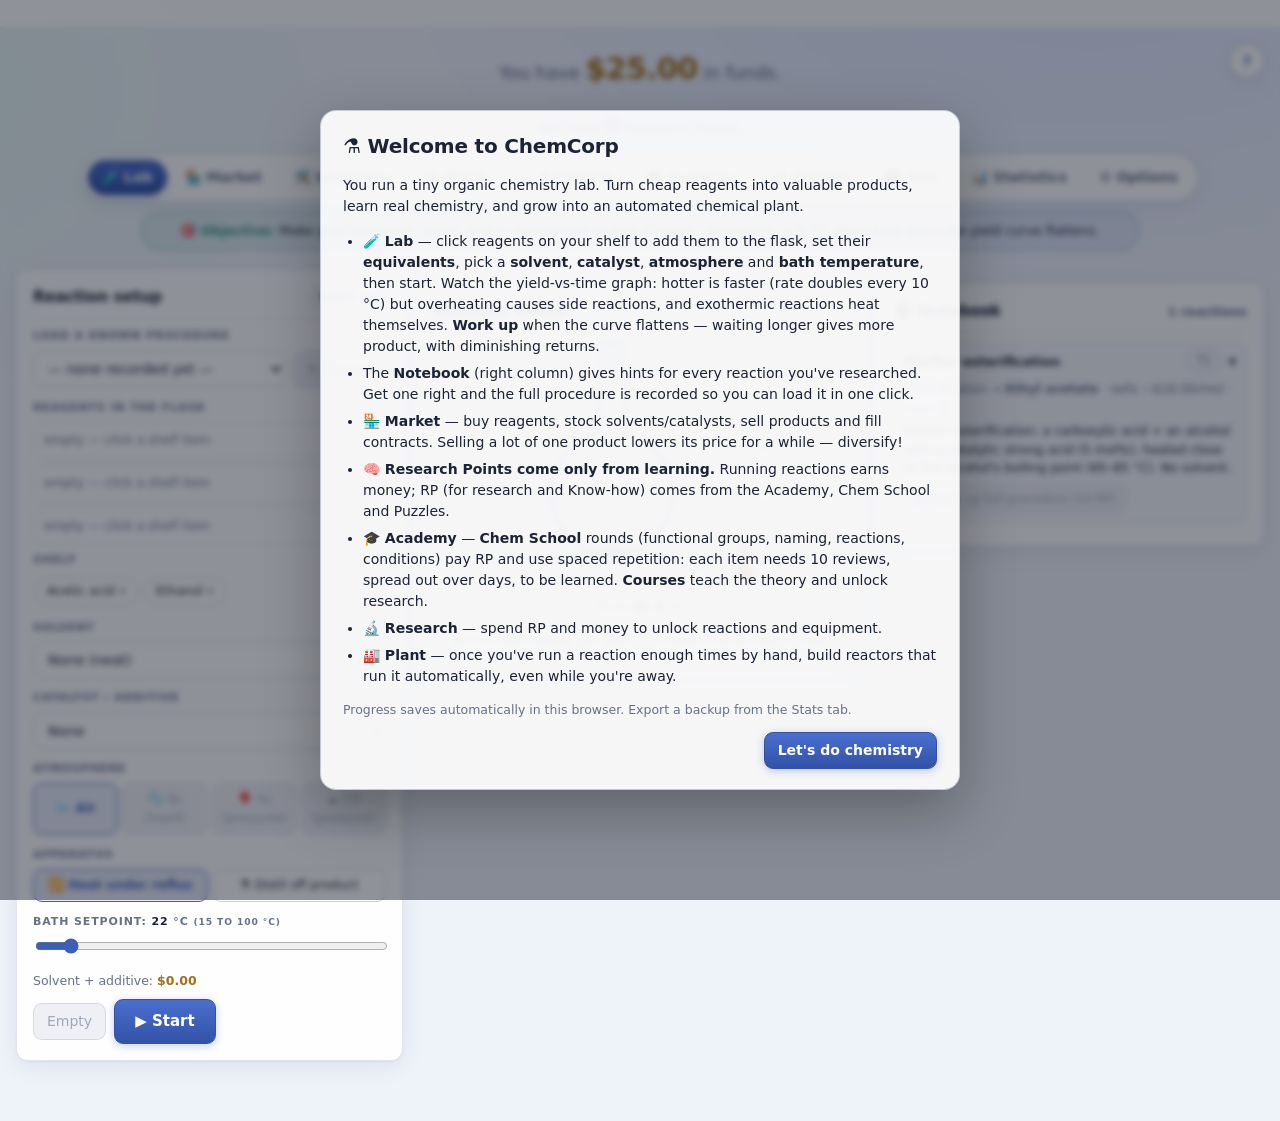
<file: games/chemcorp/index.html>
<!doctype html>
<html lang="en" data-theme="light">
<head>
  <meta charset="utf-8" />
  <meta name="viewport" content="width=device-width, initial-scale=1" />
  <title>ChemCorp — Organic Chemistry Idle Lab</title>
  <meta name="description" content="An incremental organic chemistry game: run reactions, sell products, research new chemistry, automate your plant and learn along the way." />
  <link rel="stylesheet" href="css/style.css" />
</head>
<body>
  <div id="news" class="news"><span id="news-text"></span></div>
  <header class="top">
    <button class="help-btn" data-act="help" title="How to play">?</button>
    <div class="headline">You have <b id="h-money" class="c-money">$0</b> in funds.</div>
    <div class="subline" id="h-mrate">&nbsp;</div>
    <div class="headline2">You have <b id="h-rp" class="c-rp">0</b> Research Points.<span id="h-rrate" class="subline"></span></div>
  </header>
  <nav class="tabs" id="tabs"></nav>
  <div class="goal" id="goal"></div>
  <main id="view"></main>
  <div id="toasts"></div>
  <div id="modal" hidden></div>

  <script src="js/util.js"></script>
  <script src="js/data/items.js"></script>
  <script src="js/data/recipes.js"></script>
  <script src="js/data/tech.js"></script>
  <script src="js/data/academy.js"></script>
  <script src="js/data/goals.js"></script>
  <script src="js/data/school.js"></script>
  <script src="js/data/mechanisms.js"></script>
  <script src="js/data/routes.js"></script>
  <script src="js/data/metro.js"></script>
  <script src="js/data/figures.js"></script>
  <script src="js/game.js"></script>
  <script src="js/lab.js"></script>
  <script src="js/school.js"></script>
  <script src="js/molecule.js"></script>
  <script src="js/puzzles.js"></script>
  <script src="js/ui.js"></script>
  <script src="js/main.js"></script>
</body>
</html>
</file>
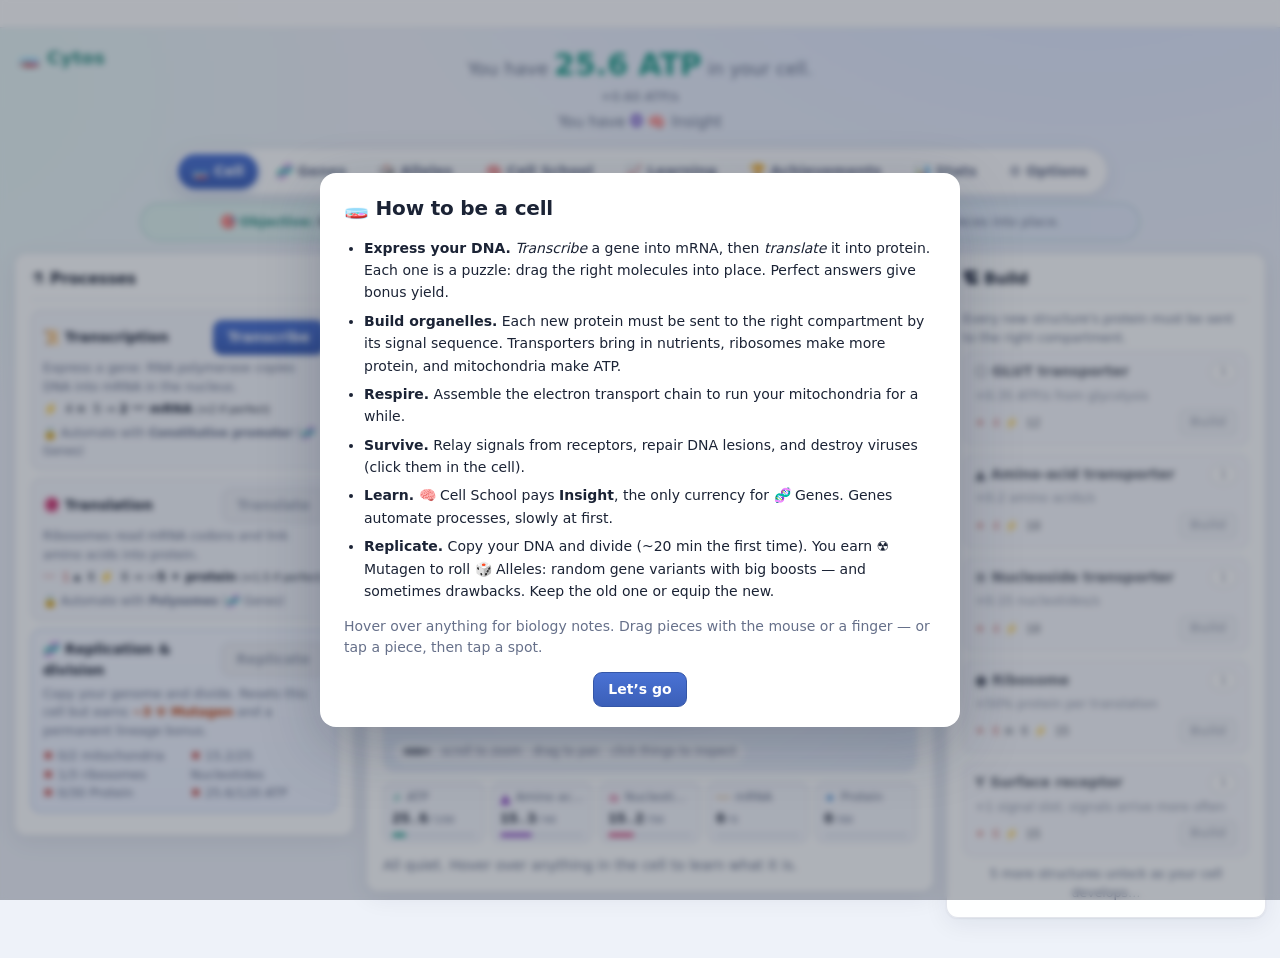
<file: games/cytos/index.html>
<!doctype html>
<html lang="en" data-theme="light">
<head>
  <meta charset="utf-8" />
  <meta name="viewport" content="width=device-width, initial-scale=1" />
  <title>Cytos — Cell Biology Idle Game</title>
  <meta name="description" content="An incremental cell-biology game: express your genes, build organelles, run the electron transport chain, fight viruses, replicate and evolve — while learning how cells really work." />
  <link rel="stylesheet" href="css/style.css" />
</head>
<body>
  <div id="news" class="news"><span id="news-text"></span></div>
  <header class="top">
    <div class="brand">🧫 Cytos</div>
    <div class="headline">You have <b id="h-atp" class="c-atp">0 ATP</b> in your cell.</div>
    <div class="subline" id="h-rate">&nbsp;</div>
    <div class="headline2">You have <b id="h-insight" class="c-insight">0</b> 🧠 Insight<span id="h-mut"></span></div>
  </header>
  <nav class="tabs" id="tabs"></nav>
  <div class="goal" id="goal"></div>

  <main>
    <div id="view-cell" class="view">
      <div class="cellgrid">
        <section class="panel col" id="p-proc"></section>
        <section class="panel stagepanel">
          <div class="stage"><canvas id="cv"></canvas>
            <div class="stage-ctl">
              <button class="sbtn" data-act="zoomIn" data-tip="Zoom in (scroll or pinch)">＋</button>
              <button class="sbtn" data-act="zoomOut" data-tip="Zoom out">－</button>
              <button class="sbtn" data-act="zoomReset" data-tip="Reset view">⟲</button>
              <button class="sbtn" id="btn-stain" data-act="stain" data-tip="Toggle fluorescence microscopy stain">🔦</button>
            </div>
            <div class="stage-hint"><span id="zoom-level">400×</span> · scroll to zoom · drag to pan · click things to inspect</div>
            <div id="inspect" class="inspect" hidden></div>
          </div>
          <div id="res-chips" class="chips"></div>
          <div id="status-tags" class="row wrap status"></div>
        </section>
        <section class="panel col" id="p-build"></section>
      </div>
    </div>
    <div id="view-other" class="view" hidden></div>
  </main>

  <div id="toasts"></div>
  <div id="tooltip" hidden></div>
  <div id="modal" hidden></div>
  <div id="puzzle" hidden></div>

  <script src="js/data.js"></script>
  <script src="js/puzzles.js"></script>
  <script src="js/quizbank.js"></script>
  <script src="js/quiz.js"></script>
  <script src="js/game.js"></script>
</body>
</html>
</file>
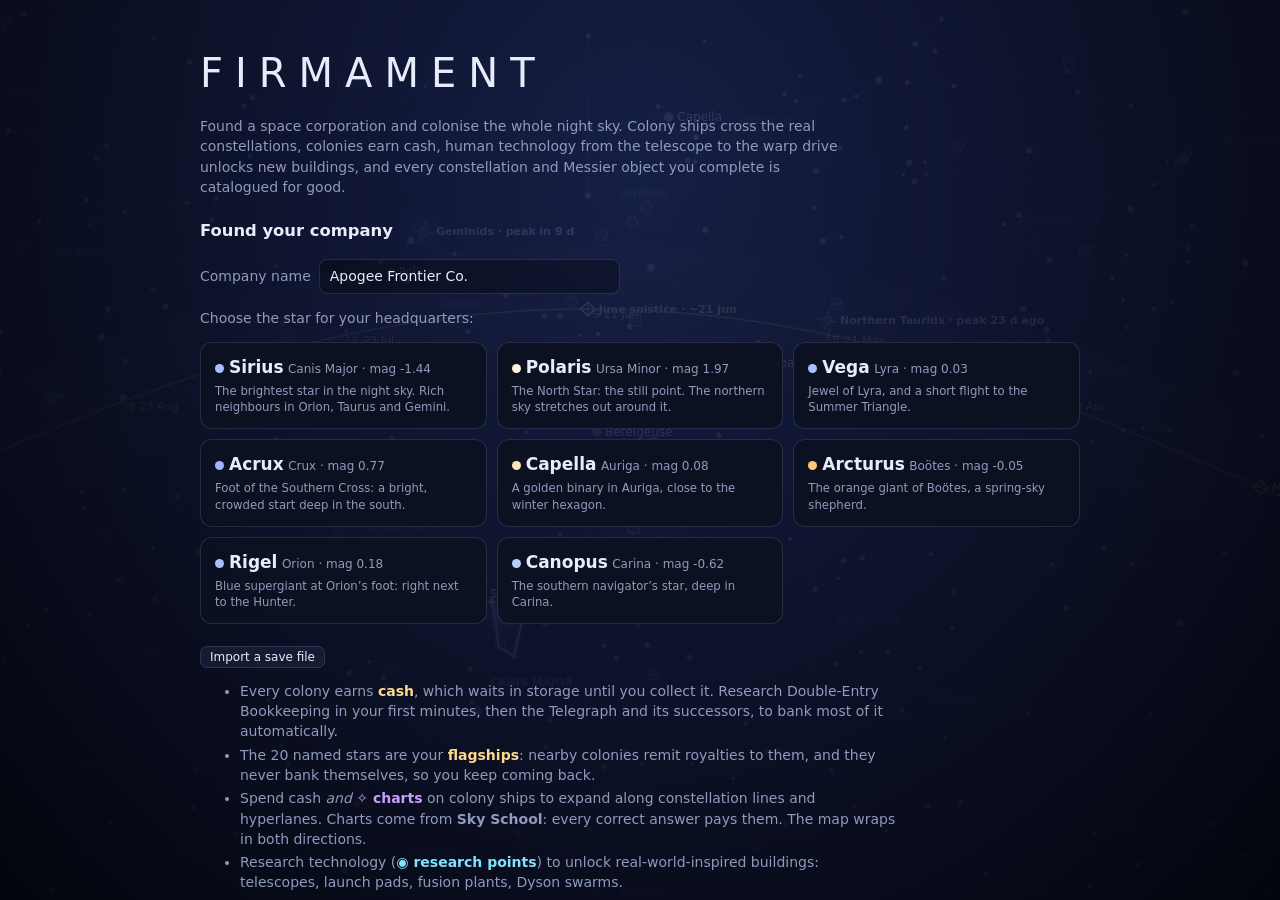
<file: games/firmament/index.html>
<!doctype html>
<html lang="en">
<head>
<meta charset="utf-8">
<meta name="viewport" content="width=device-width, initial-scale=1, viewport-fit=cover, user-scalable=no">
<meta name="theme-color" content="#05070f">
<title>Firmament</title>
<meta name="description" content="A corporate expansion game on the real night sky: found a space company, colonise every star, research human technology, catalogue the Messier objects and develop all 88 constellations.">
<link rel="icon" href="data:image/svg+xml,%3Csvg xmlns='http://www.w3.org/2000/svg' viewBox='0 0 32 32'%3E%3Crect width='32' height='32' rx='7' fill='%2305070f'/%3E%3Cpath d='M16 5l2.7 8.3H27l-6.8 5 2.6 8.2L16 21.6 9.2 26.5l2.6-8.2L5 13.3h8.3z' fill='%23ffd98a'/%3E%3C/svg%3E">
<link rel="stylesheet" href="css/style.css">
</head>
<body>
<canvas id="sky" aria-label="Star chart"></canvas>

<header id="hud" hidden>
  <div class="res" title="Cash: earned by every colony and spent on expansion">
    <span class="ico gold">$</span><b id="r-cash">0</b><small id="r-cash-rate"></small>
  </div>
  <div class="res" title="Research points: spent on technology and Messier surveys">
    <span class="ico cyan">◉</span><b id="r-res">0</b><small id="r-res-rate"></small>
  </div>
  <div class="res" data-act="open-school" style="cursor:pointer" title="Charts: earned by correct Sky School answers, spent on every colony ship and takeover fleet (S)" aria-keyshortcuts="S">
    <span class="ico violet">✧</span><b id="r-charts">0</b>
  </div>
  <div class="res" data-act="open-fleets" style="cursor:pointer" title="Ships out / fleet slots. Click for details (F)" aria-keyshortcuts="F">
    <span class="ico">➤</span><b id="r-fleet">0/3</b><small id="r-queue"></small>
  </div>
  <button class="corp" id="corp-chip" data-act="open-corp" title="Your corporation: rank, share price, technology and buildings (O)" aria-keyshortcuts="O">
    <b id="corp-name"></b><small><span id="corp-rank"></span><span id="corp-price"></span></small>
  </button>
  <div class="grow"></div>
  <div class="hud-btns">
    <button class="btn" data-act="open-quests" title="Quests and contracts (Q)" aria-keyshortcuts="Q">Quests<span class="qbadge" id="qbadge" hidden></span><kbd class="k k-only">Q</kbd></button>
    <button class="btn gold" data-act="open-school" title="Sky School: quizzes that pay charts, which colony ships need (S)" aria-keyshortcuts="S">Sky School<kbd class="k k-only">S</kbd></button>
    <button class="btn" data-act="open-codex" title="Codex: constellations, Messier objects, named stars and your learning progress (C)" aria-keyshortcuts="C">Codex<kbd class="k k-only">C</kbd></button>
    <button class="btn ghost" data-act="open-menu" aria-label="Menu" title="Menu (Esc), keyboard shortcuts (?)" aria-keyshortcuts="Escape">☰</button>
  </div>
</header>

<div id="banner" hidden></div>
<div id="attn" hidden></div>
<aside id="panel" hidden></aside>
<div id="toasts" aria-live="polite"></div>
<div id="tooltip" hidden></div>

<div id="zoomctl" hidden>
  <button class="btn ghost" data-act="zoom-in" aria-label="Zoom in">+</button>
  <button class="btn ghost" data-act="zoom-out" aria-label="Zoom out">−</button>
  <button class="btn ghost" data-act="go-home" aria-label="Centre on headquarters" title="Headquarters">⌂</button>
  <button class="btn ghost" id="sky-btn" data-act="toggle-sky" aria-label="Show or hide the ecliptic and meteor shower radiants" title="Ecliptic and meteor showers (Y)" aria-keyshortcuts="Y">☄</button>
  <button class="btn ghost" id="borders-btn" data-act="toggle-borders" aria-label="Show or hide empire borders" title="Empire borders (V)" aria-keyshortcuts="V">◩</button>
</div>

<div id="modal" hidden>
  <div class="sheet" role="dialog" aria-modal="true">
    <div class="sheet-head"><h2 id="modal-title"></h2><button class="btn ghost" data-act="close-modal" aria-label="Close">✕</button></div>
    <div id="modal-tabs"></div>
    <div id="modal-body"></div>
  </div>
</div>

<div id="start" hidden></div>
<noscript><p style="padding:2rem;color:#fff">Firmament needs JavaScript.</p></noscript>

<script src="js/data.js"></script>
<script src="js/corp.js"></script>
<script src="js/yearsky.js"></script>
<script src="js/astro-a.js"></script>
<script src="js/astro-b.js"></script>
<script src="js/astro-c.js"></script>
<script src="js/astro.js"></script>
<script src="js/engine.js"></script>
<script src="js/quiz.js"></script>
<script src="js/quests.js"></script>
<script src="js/pics.js"></script>
<script src="js/figs.js"></script>
<script src="js/figs-orbits.js"></script>
<script src="js/figs-stars.js"></script>
<script src="js/territory.js"></script>
<script src="js/sky.js"></script>
<script src="js/ui.js"></script>
</body>
</html>
</file>
<file: games/chemcorp/css/style.css>
/* ChemCorp — polished look modelled on the SAO project: system type, soft panels, gradient buttons, pill badges. */
:root, :root[data-theme='light'] {
  --bg: #eef2f9;
  --bg-grad: radial-gradient(1200px 700px at 85% -10%, #dde7ff 0%, rgba(221, 231, 255, 0) 60%), radial-gradient(900px 600px at -10% 10%, #e3f6f3 0%, rgba(227, 246, 243, 0) 55%);
  --panel: rgba(255, 255, 255, 0.92);
  --panel2: #f5f7fc;
  --line: rgba(40, 60, 110, 0.13);
  --line2: rgba(40, 60, 110, 0.24);
  --text: #1b2335;
  --muted: #66708a;
  --accent: #3b5fb8;
  --accent2: #2f8f83;
  --money: #a1701a;
  --rp: #6a45c2;
  --good: #1f8a5b;
  --bad: #c2413b;
  --warn: #b06a10;
  --btn: #ffffff;
  --btn-hover: #f0f4ff;
  --btn-off: #eef0f5;
  --btn-off-text: #a0a7b8;
  --sel: #3b5fb8;
  --sel-text: #ffffff;
  --shadow: 0 1px 2px rgba(20, 30, 60, 0.06), 0 6px 24px rgba(20, 30, 60, 0.07);
  --glass: rgba(50, 80, 130, 0.8);
  --plot: #ffffff;
  --radius: 12px;
  --rs: 9px;
  --font: system-ui, -apple-system, 'Segoe UI', Roboto, 'Helvetica Neue', Arial, sans-serif;
  --mono: ui-monospace, SFMono-Regular, Menlo, Consolas, monospace;
  color-scheme: light;
}
:root[data-theme='dark'] {
  --bg: #05070f;
  --bg-grad: radial-gradient(1100px 700px at 80% -10%, rgba(59, 95, 184, 0.28) 0%, rgba(5, 7, 15, 0) 60%), radial-gradient(900px 600px at -10% 20%, rgba(127, 227, 255, 0.08) 0%, rgba(5, 7, 15, 0) 55%);
  --panel: rgba(12, 17, 32, 0.94);
  --panel2: rgba(22, 30, 54, 0.9);
  --line: rgba(160, 190, 255, 0.16);
  --line2: rgba(160, 190, 255, 0.32);
  --text: #e7ecfb;
  --muted: #8f9bbd;
  --accent: #8fb4ff;
  --accent2: #7fe3ff;
  --money: #ffd98a;
  --rp: #c9a0ff;
  --good: #7ee2a8;
  --bad: #ff8a8a;
  --warn: #ffc874;
  --btn: rgba(22, 30, 54, 0.9);
  --btn-hover: rgba(60, 80, 140, 0.5);
  --btn-off: rgba(22, 30, 54, 0.5);
  --btn-off-text: #5d6888;
  --sel: #4a72d4;
  --sel-text: #ffffff;
  --shadow: 0 6px 30px rgba(0, 0, 0, 0.45);
  --glass: rgba(200, 225, 255, 0.75);
  --plot: #0b1020;
  color-scheme: dark;
}
* { box-sizing: border-box; -webkit-tap-highlight-color: transparent; }
html, body { margin: 0; }
body { background: var(--bg-grad), var(--bg); background-attachment: fixed; color: var(--text); font: 14px/1.5 var(--font); min-height: 100vh; -webkit-font-smoothing: antialiased; }
button { font: inherit; color: inherit; }
h2, h3, h4 { margin: 0 0 8px; font-weight: 650; letter-spacing: -0.01em; }
h2 { font-size: 20px; }
h3 { font-size: 15.5px; }
small, .muted { color: var(--muted); }
b, strong { font-weight: 650; }
.c-money { color: var(--money); }
.c-rp { color: var(--rp); }
.c-good { color: var(--good); }
.c-bad { color: var(--bad); }
.c-warn { color: var(--warn); }
.mono { font-family: var(--mono); font-variant-numeric: tabular-nums; }
.center { text-align: center; }
.center-row { justify-content: center; }
a { color: var(--accent); }
[hidden] { display: none !important; }

/* ── news ticker ── */
.news { overflow: hidden; white-space: nowrap; height: 28px; line-height: 28px; font-size: 12.5px; color: var(--muted); border-bottom: 1px solid var(--line); background: var(--panel); backdrop-filter: blur(8px); }
#news-text { display: inline-block; padding-left: 100%; will-change: transform; }
@keyframes ticker { from { transform: translateX(0); } to { transform: translateX(-100%); } }

/* ── header ── */
.top { position: relative; text-align: center; padding: 18px 16px 6px; }
.headline { font-size: 18px; color: var(--muted); }
.headline b { font-size: 30px; font-weight: 700; letter-spacing: -0.02em; font-variant-numeric: tabular-nums; }
.headline2 { font-size: 14.5px; color: var(--muted); margin-top: 2px; }
.headline2 b { font-size: 19px; font-variant-numeric: tabular-nums; }
.subline { font-size: 12.5px; color: var(--muted); min-height: 18px; font-variant-numeric: tabular-nums; }
.help-btn { position: absolute; right: 16px; top: 16px; width: 34px; height: 34px; border-radius: 50%; border: 1px solid var(--line2); background: var(--panel); box-shadow: var(--shadow); cursor: pointer; font-weight: 700; color: var(--accent); }
.help-btn:hover { border-color: var(--accent); }

.tabs { display: flex; flex-wrap: wrap; justify-content: center; gap: 4px; margin: 8px auto 10px; padding: 5px; width: fit-content; max-width: calc(100% - 20px); background: var(--panel); border: 1px solid var(--line); border-radius: 999px; box-shadow: var(--shadow); }
.tabs button { position: relative; border: 0; background: transparent; padding: 7px 14px; cursor: pointer; border-radius: 999px; white-space: nowrap; color: var(--muted); font-weight: 550; transition: background 0.15s, color 0.15s; }
.tabs button:hover { background: var(--btn-hover); color: var(--text); }
.tabs button.on { background: linear-gradient(#4a6fd0, #3352a6); color: #fff; box-shadow: 0 2px 8px rgba(59, 95, 184, 0.35); }
@media (max-width: 760px) { .tabs { border-radius: 16px; } }
.badge { display: inline-block; min-width: 18px; padding: 0 6px; margin-left: 6px; border-radius: 999px; background: var(--accent2); color: #fff; font-size: 11px; font-weight: 700; line-height: 18px; text-align: center; }
.badge.warn { background: var(--warn); }

.goal { max-width: 1000px; margin: 0 auto 6px; padding: 9px 16px; text-align: center; border: 1px solid rgba(47, 143, 131, 0.35); background: linear-gradient(90deg, rgba(47, 143, 131, 0.1), rgba(59, 95, 184, 0.08)); border-radius: 999px; font-size: 13px; }
.goal:empty { display: none; }
.goal b { color: var(--accent2); }

main { padding: 12px 16px 60px; max-width: 1400px; margin: 0 auto; }

/* ── generic ── */
.panel { background: var(--panel); border: 1px solid var(--line); border-radius: var(--radius); padding: 16px; min-width: 0; box-shadow: var(--shadow); backdrop-filter: blur(10px); }
.panel + .panel { margin-top: 14px; }
.panel h3 { display: flex; align-items: center; gap: 8px; padding-bottom: 8px; margin-bottom: 10px; border-bottom: 1px solid var(--line); }
.panel h3 .spacer { flex: 1; }
.grid { display: grid; gap: 14px; }
.lab-grid { grid-template-columns: minmax(280px, 1fr) minmax(320px, 1.15fr) minmax(280px, 1fr); align-items: start; }
.two { grid-template-columns: 1fr 1fr; align-items: start; }
.cards { display: grid; gap: 12px; grid-template-columns: repeat(auto-fill, minmax(240px, 1fr)); }
@media (max-width: 1100px) { .lab-grid { grid-template-columns: 1fr 1fr; } .lab-grid .notebook { grid-column: 1 / -1; } }
@media (max-width: 760px) {
  .lab-grid, .two { grid-template-columns: 1fr; }
  main { padding: 10px 8px 60px; }
  .headline b { font-size: 24px; }
}

.btn { display: inline-flex; align-items: center; justify-content: center; gap: 6px; padding: 7px 13px; border-radius: var(--rs); cursor: pointer; background: var(--btn); border: 1px solid var(--line2); color: var(--text); transition: background 0.15s, border-color 0.15s, box-shadow 0.15s; }
.btn:hover:not(:disabled) { background: var(--btn-hover); border-color: var(--accent); }
.btn:active:not(:disabled) { transform: translateY(1px); }
.btn:disabled { background: var(--btn-off); color: var(--btn-off-text); border-color: var(--line); cursor: not-allowed; }
.btn.primary { background: linear-gradient(#4a6fd0, #3352a6); border-color: #3352a6; color: #fff; font-weight: 600; box-shadow: 0 2px 8px rgba(59, 95, 184, 0.3); }
.btn.primary:hover:not(:disabled) { background: linear-gradient(#5a7fe0, #3b5fb8); }
.btn.primary:disabled { background: var(--btn-off); color: var(--btn-off-text); box-shadow: none; border-color: var(--line); }
.btn.big { padding: 10px 20px; font-size: 15px; }
.btn.sm { padding: 3px 9px; font-size: 12px; border-radius: 7px; }
.btn.danger { border-color: rgba(194, 65, 59, 0.5); color: var(--bad); }
.btn.on { background: rgba(59, 95, 184, 0.12); border-color: var(--accent); color: var(--accent); font-weight: 600; }
:root[data-theme='dark'] .btn.on { background: rgba(143, 180, 255, 0.16); }
.row { display: flex; gap: 8px; align-items: center; flex-wrap: wrap; }
.row.between { justify-content: space-between; }
.stack > * + * { margin-top: 14px; }
.field { margin-bottom: 12px; }
.field > label, .lbl2 { display: block; font-size: 11px; letter-spacing: 0.08em; text-transform: uppercase; color: var(--muted); font-weight: 600; margin-bottom: 6px; }
select, input[type='text'], textarea { width: 100%; padding: 8px 10px; background: var(--btn); color: var(--text); border: 1px solid var(--line2); border-radius: var(--rs); font: inherit; }
select:focus, textarea:focus { outline: 2px solid rgba(59, 95, 184, 0.35); border-color: var(--accent); }
textarea { font-family: var(--mono); font-size: 12px; min-height: 80px; }
fieldset { border: 0; padding: 0; margin: 0; min-width: 0; }
fieldset:disabled { opacity: 0.55; }
input[type='range'] { width: 100%; accent-color: var(--accent); }
.seg { display: flex; flex-wrap: wrap; gap: 4px; }
.seg .btn { flex: 1; min-width: 70px; padding: 6px 8px; font-size: 12.5px; }
.bar { height: 8px; border-radius: 999px; background: rgba(40, 60, 110, 0.1); overflow: hidden; }
:root[data-theme='dark'] .bar { background: rgba(255, 255, 255, 0.08); }
.bar > i { display: block; height: 100%; width: 0; border-radius: 999px; background: linear-gradient(90deg, var(--accent2), var(--accent)); transition: width 0.15s linear; }
.bar.thin { height: 6px; }
.bar.dem > i { background: linear-gradient(90deg, #d0574f, #d9a23a, #2f9e6d); background-size: 200px 100%; }
table.t { width: 100%; border-collapse: collapse; }
table.t th { text-align: left; font-weight: 600; font-size: 11px; letter-spacing: 0.06em; text-transform: uppercase; color: var(--muted); padding: 6px 8px; border-bottom: 1px solid var(--line2); }
table.t td { padding: 8px; border-bottom: 1px solid var(--line); vertical-align: middle; }
table.t tr:last-child td { border-bottom: 0; }
.tscroll { overflow-x: auto; }
.f { font-family: var(--mono); color: var(--muted); font-size: 12px; }
.empty { color: var(--muted); font-style: italic; padding: 8px 0; }
.note { font-size: 12.5px; color: var(--muted); }
.tag { display: inline-block; padding: 1px 9px; border-radius: 999px; font-size: 11.5px; border: 1px solid var(--line2); color: var(--muted); }
.tag.good { color: var(--good); border-color: rgba(31, 138, 91, 0.45); background: rgba(31, 138, 91, 0.07); }
.tag.warn { color: var(--warn); border-color: rgba(176, 106, 16, 0.45); background: rgba(176, 106, 16, 0.07); }
.tag.bad { color: var(--bad); border-color: rgba(194, 65, 59, 0.45); background: rgba(194, 65, 59, 0.07); }
.stars { color: #d9a23a; letter-spacing: -1px; font-size: 12px; }

/* ── lab ── */
.slots { display: flex; flex-direction: column; gap: 6px; margin-bottom: 8px; }
.slot { display: grid; grid-template-columns: 1fr auto auto; gap: 8px; align-items: center; padding: 8px 10px; border: 1px solid var(--line2); border-radius: var(--rs); background: var(--panel2); }
.slot.emptyslot { border-style: dashed; color: var(--muted); grid-template-columns: 1fr; font-size: 12.5px; background: transparent; }
.slot .nm { font-weight: 600; font-size: 13px; }
.slot .need { font-size: 11.5px; color: var(--muted); }
.slot .need.short { color: var(--bad); }
.eq { display: flex; align-items: center; gap: 4px; font-size: 12.5px; font-variant-numeric: tabular-nums; }
.eq span { min-width: 50px; text-align: center; }
.x { background: none; border: 0; color: var(--muted); cursor: pointer; font-size: 18px; padding: 0 4px; }
.x:hover { color: var(--bad); }
.shelf { display: flex; flex-wrap: wrap; gap: 6px; max-height: 170px; overflow: auto; padding: 2px; }
.chip { padding: 4px 11px; border-radius: 999px; background: var(--btn); border: 1px solid var(--line2); cursor: pointer; font-size: 12.5px; transition: border-color 0.15s; }
.chip:hover { border-color: var(--accent); }
.chip.prod { border-color: rgba(106, 69, 194, 0.45); color: var(--rp); }

.vessel-wrap { display: flex; justify-content: center; align-items: flex-end; gap: 10px; margin: 4px 0 8px; }
svg.flask { width: 210px; max-width: 65%; height: auto; overflow: visible; }
svg.thermo { width: 46px; height: auto; }
.flask .glass { fill: rgba(150, 190, 230, 0.1); stroke: var(--glass); stroke-width: 3; }
.flask .cond { fill: rgba(120, 190, 255, 0.15); stroke: var(--glass); stroke-width: 2; }
.flask .cond-in { fill: none; stroke: var(--glass); stroke-width: 2; }
.flask #lab-liquid { transition: fill 0.4s, y 0.4s; }
.flask .bub { fill: rgba(255, 255, 255, 0.85); opacity: 0; }
.flask.boil .bub { animation: rise 1.4s infinite ease-in; }
.flask.boil .bub:nth-child(2n) { animation-duration: 1.9s; }
.flask.boil .bub:nth-child(3n) { animation-duration: 1.1s; }
@keyframes rise { 0% { transform: translateY(0); opacity: 0; } 15% { opacity: 0.9; } 100% { transform: translateY(-62px); opacity: 0; } }
.flask .stirbar { fill: #667; transform-box: fill-box; transform-origin: center; }
.flask.stir .stirbar { animation: spin 0.35s infinite linear; }
@keyframes spin { 0% { transform: scaleX(1); } 50% { transform: scaleX(-1); } 100% { transform: scaleX(1); } }
.flask #lab-bath { transition: fill 0.5s; }
.flask.reflux .drip { animation: drip 1.2s infinite ease-in; }
.flask .drip { fill: rgba(80, 140, 220, 0.8); opacity: 0; }
@keyframes drip { 0% { transform: translateY(0); opacity: 0; } 20% { opacity: 1; } 100% { transform: translateY(46px); opacity: 0; } }
.flask.shake { animation: shake 0.45s 2; }
@keyframes shake { 0%, 100% { transform: translateX(0); } 25% { transform: translateX(-5px) rotate(-2deg); } 75% { transform: translateX(5px) rotate(2deg); } }
.flask .hotplate { fill: var(--panel2); stroke: var(--line2); }
.thermo .tube { fill: var(--plot); stroke: var(--glass); stroke-width: 1.2; }
.thermo #lab-merc, .thermo .bulb { fill: #e0483e; }
.thermo text { fill: var(--muted); font-size: 8px; font-family: var(--font); }
.thermo #lab-setmark { fill: var(--accent); }
.thermo line { stroke: var(--muted); }
.readouts { display: flex; justify-content: center; gap: 14px; flex-wrap: wrap; font-size: 12.5px; color: var(--muted); margin: 6px 0 8px; }
.readouts b { color: var(--text); font-family: var(--mono); }
.run-controls { justify-content: center; margin-top: 6px; }

.report { margin-top: 12px; padding: 12px 14px; border-radius: var(--rs); border: 1px solid var(--line2); background: var(--panel2); }
.report.ok { border-color: rgba(31, 138, 91, 0.45); background: linear-gradient(rgba(31, 138, 91, 0.06), rgba(31, 138, 91, 0.02)); }
.report.fail { border-color: rgba(194, 65, 59, 0.45); background: linear-gradient(rgba(194, 65, 59, 0.06), rgba(194, 65, 59, 0.02)); }
.report h4 { font-size: 15px; display: flex; gap: 8px; align-items: center; }
.report .fx { display: grid; grid-template-columns: 100px 64px 1fr; gap: 4px 8px; font-size: 12.5px; margin: 8px 0; }
.report .fx .k { color: var(--muted); }
.report .fx .v { text-align: right; font-family: var(--mono); }
.learn { margin-top: 8px; padding: 8px 12px; border-left: 3px solid var(--accent2); background: rgba(47, 143, 131, 0.07); border-radius: 0 var(--rs) var(--rs) 0; font-size: 13px; }

svg.graph { width: 100%; height: auto; display: block; margin: 4px 0; background: var(--plot); border: 1px solid var(--line); border-radius: var(--rs); }
.graph text { fill: var(--muted); font-size: 8px; font-family: var(--font); }
.graph .grid { stroke: var(--line); stroke-width: 0.6; }
.graph .axis { stroke: var(--line2); stroke-width: 1; }
.graph .yline { fill: none; stroke: var(--accent2); stroke-width: 2.2; stroke-linejoin: round; }
.graph .tline { fill: none; stroke: rgba(224, 72, 62, 0.55); stroke-width: 1; stroke-dasharray: 3 2; }
.graph .tan { stroke: var(--warn); stroke-width: 1.2; stroke-dasharray: 4 3; }
.graph .dot { fill: var(--warn); }
.graph .lg-y { fill: var(--accent2); } .graph .lg-t { fill: #e0483e; } .graph .lg-r { fill: var(--warn); }

.nb-list { max-height: 680px; overflow: auto; }
.nb { border: 1px solid var(--line); border-radius: var(--rs); margin-bottom: 6px; background: var(--panel2); }
.nb-h { display: flex; gap: 8px; align-items: center; padding: 8px 10px; cursor: pointer; border-radius: var(--rs); }
.nb-h:hover { background: var(--btn-hover); }
.nb-h .nm { flex: 1; font-weight: 600; font-size: 13px; }
.nb-b { padding: 0 10px 10px; font-size: 12.5px; }
.nb-b .hint { margin: 4px 0 8px; }
.proc { display: grid; grid-template-columns: 96px 1fr; gap: 3px 8px; margin: 6px 0 8px; }
.proc .k { color: var(--muted); }

/* ── research tree ── */
.tree-wrap { overflow: auto; border: 1px solid var(--line); border-radius: var(--radius); background: var(--panel2); }
.tree { position: relative; }
.tree svg { position: absolute; inset: 0; pointer-events: none; }
.tree svg path { fill: none; stroke: var(--line2); stroke-width: 2; }
.tree svg path.done { stroke: var(--accent2); }
.node { position: absolute; width: 180px; height: 76px; padding: 8px 10px; border-radius: 12px; cursor: pointer; text-align: left; background: var(--panel); border: 1px solid var(--line2); display: flex; flex-direction: column; justify-content: space-between; box-shadow: var(--shadow); transition: border-color 0.15s, transform 0.1s; }
.node:hover { border-color: var(--accent); transform: translateY(-1px); }
.node .nm { font-weight: 600; font-size: 12.5px; line-height: 1.25; }
.node .cost { font-size: 11.5px; color: var(--muted); font-variant-numeric: tabular-nums; }
.node.done { background: linear-gradient(rgba(47, 143, 131, 0.14), rgba(47, 143, 131, 0.05)), var(--panel); border-color: rgba(47, 143, 131, 0.55); }
.node.locked { opacity: 0.55; box-shadow: none; }
.node.ready { border-color: #d9a23a; box-shadow: 0 0 0 3px rgba(217, 162, 58, 0.2), var(--shadow); }
.node.sel { outline: 2px solid var(--accent); outline-offset: 2px; }
.detail { display: grid; grid-template-columns: 1fr auto; gap: 12px; align-items: start; }
@media (max-width: 760px) { .detail { grid-template-columns: 1fr; } }
.reqs { display: flex; flex-direction: column; gap: 3px; font-size: 13px; margin-top: 6px; }

/* ── academy ── */
.course { cursor: pointer; text-align: left; padding: 14px; border-radius: var(--radius); border: 1px solid var(--line2); background: var(--panel); display: flex; flex-direction: column; gap: 6px; box-shadow: var(--shadow); transition: border-color 0.15s, transform 0.1s; }
.course:hover:not(:disabled) { border-color: var(--accent); transform: translateY(-1px); }
.course:disabled { opacity: 0.55; cursor: not-allowed; box-shadow: none; }
.course .ic { font-size: 26px; }
.course .nm { font-weight: 650; font-size: 15px; }
.course.passed { border-color: rgba(31, 138, 91, 0.5); background: linear-gradient(rgba(31, 138, 91, 0.06), transparent), var(--panel); }
.lesson-nav { display: flex; flex-direction: column; gap: 5px; }
.lesson-nav .btn { justify-content: flex-start; text-align: left; }
.lesson { font-size: 15.5px; line-height: 1.7; max-width: 820px; }
.lesson p { margin: 0 0 12px; }
.lesson ul, .lesson ol { margin: 0 0 12px; padding-left: 22px; }
.eq-wrap, .lesson .eq { margin: 10px 0 14px; padding: 10px 14px; border-radius: var(--rs); background: var(--panel2); border: 1px solid var(--line); font-family: var(--mono); font-size: 14px; overflow-x: auto; }
.course-layout { display: grid; grid-template-columns: 230px 1fr; gap: 16px; align-items: start; }
@media (max-width: 760px) { .course-layout { grid-template-columns: 1fr; } }
.q { padding: 14px; border: 1px solid var(--line); border-radius: var(--radius); margin-bottom: 10px; background: var(--panel2); }
.q .qt { font-weight: 600; margin-bottom: 8px; }
.qfig { margin: 6px 0 10px; }
.opts { display: grid; gap: 7px; }
.opt { text-align: left; padding: 9px 12px; border-radius: var(--rs); border: 1px solid var(--line2); background: var(--btn); cursor: pointer; transition: border-color 0.15s, background 0.15s; }
.opt:hover:not(:disabled) { border-color: var(--accent); background: var(--btn-hover); }
.opt.picked { border-color: var(--accent); background: rgba(59, 95, 184, 0.12); }
.opt.right { border-color: var(--good); background: rgba(31, 138, 91, 0.12); color: var(--text); }
.opt.wrong { border-color: var(--bad); background: rgba(194, 65, 59, 0.1); color: var(--text); }
.explain { margin-top: 6px; font-size: 13px; }

/* teaching figures */
figure.fig { display: inline-flex; flex-direction: column; align-items: center; gap: 6px; margin: 8px 8px 12px 0; padding: 12px; width: min(100%, 380px); vertical-align: top; background: var(--plot); border: 1px solid var(--line); border-radius: var(--radius); box-shadow: var(--shadow); }
figure.fig.mechfig { width: min(100%, 460px); }
figure.fig figcaption { font-size: 12.5px; line-height: 1.45; color: var(--muted); text-align: center; }
.figsvg { width: 100%; height: auto; }
.figsvg .fa, .figsvg .fg, .figsvg .fd { stroke: var(--muted); stroke-width: 1.4; fill: none; }
.figsvg .fg { stroke-dasharray: 4 3; }
.figsvg .fd { stroke: var(--text); }
.figsvg .fah { fill: var(--muted); }
.figsvg .ft { font: 12px var(--font); fill: var(--text); }
.figsvg .fsm { font: 11px var(--font); fill: var(--text); }
.figsvg .fok { font: 600 12px var(--font); fill: var(--good); }
.figsvg .fno { font: 600 12px var(--font); fill: var(--bad); }
.figsvg .fc1 { stroke: var(--accent); stroke-width: 2.6; fill: none; }
.figsvg .fc2 { stroke: var(--accent2); stroke-width: 2.4; fill: none; stroke-dasharray: 6 4; }
.figsvg .fsh { fill: rgba(217, 162, 58, 0.35); }
.figsvg .fsh2 { fill: var(--rp); }
.figsvg .fglass, .figsvg .fglassl { fill: rgba(150, 190, 230, 0.12); stroke: var(--glass); stroke-width: 2; }
.figsvg .fglassl { fill: none; stroke-width: 10; stroke: rgba(150, 190, 230, 0.35); }
.figsvg .fjacket { fill: rgba(80, 160, 230, 0.22); stroke: var(--glass); stroke-width: 1.4; }
.figsvg .fliq { fill: rgba(90, 160, 230, 0.35); }
.figsvg .fliq2 { fill: rgba(47, 143, 131, 0.35); }
.figsvg .fheat { fill: #e0483e; opacity: 0.75; rx: 3; }
.figsvg .fthermo { stroke: #e0483e; stroke-width: 3; }
.figsvg .fdrip { stroke: rgba(80, 140, 220, 0.9); stroke-width: 2; stroke-dasharray: 2 4; }
.figsvg .fring, .figsvg .fbond { fill: none; stroke: var(--text); stroke-width: 2; }
.figsvg .fnew { fill: none; stroke: var(--accent2); stroke-width: 2.4; stroke-dasharray: 5 3; }
.figsvg .fbox { fill: var(--panel2); stroke: var(--line2); }
.figsvg .fcycle { fill: none; stroke: var(--accent); stroke-width: 2; stroke-dasharray: 8 5; }
.figsvg .fgrease { fill: rgba(217, 162, 58, 0.4); stroke: #c08a2a; }
.figsvg .ftail { stroke: #c08a2a; stroke-width: 3; }
.figsvg .fhead { fill: var(--accent); stroke: none; }
.figsvg .fhead + text { fill: #fff; }

/* ── plant (dimension rows) ── */
.dims { display: flex; flex-direction: column; gap: 6px; }
.dim { display: grid; grid-template-columns: minmax(220px, 1.4fr) minmax(150px, 1fr) auto; gap: 12px; align-items: center; padding: 10px 12px; border: 1px solid var(--line); border-radius: var(--rs); background: var(--panel2); }
.dim .mult { margin-left: 8px; color: var(--muted); font-family: var(--mono); font-size: 12px; }
.dim-amt .big { font-size: 20px; font-weight: 700; margin-right: 8px; font-variant-numeric: tabular-nums; }
.dim-amt .st { font-size: 12px; margin-top: 4px; }
.dim-btns { display: flex; gap: 6px; justify-content: flex-end; }
.dimbtn { min-width: 74px; min-height: 42px; font-size: 12px; line-height: 1.25; }
.dim-btns .dimbtn:first-child { min-width: 170px; }
.dim.locked { opacity: 0.65; }
@media (max-width: 760px) { .dim { grid-template-columns: 1fr; } .dim-btns { justify-content: flex-start; } }

/* ── upgrades ── */
.upggrid { display: grid; gap: 12px; grid-template-columns: repeat(auto-fill, minmax(210px, 1fr)); }
.upgbtn { display: flex; flex-direction: column; align-items: center; justify-content: center; gap: 4px; text-align: center; min-height: 160px; padding: 14px; border: 1px solid var(--line2); border-radius: var(--radius); background: var(--panel); cursor: pointer; box-shadow: var(--shadow); transition: border-color 0.15s, transform 0.1s; }
.upgbtn:hover:not(:disabled) { border-color: var(--accent); transform: translateY(-1px); }
.upgbtn:disabled { opacity: 0.6; cursor: not-allowed; box-shadow: none; }
.upgbtn.bought, .upgbtn.bought:disabled { opacity: 1; border-color: rgba(31, 138, 91, 0.5); background: linear-gradient(rgba(31, 138, 91, 0.08), transparent), var(--panel); }
.upgbtn.know { border-color: rgba(106, 69, 194, 0.35); }
.u-ic { font-size: 24px; }
.u-desc { font-size: 12.5px; }
.u-lv, .u-next { font-size: 11.5px; color: var(--muted); }
.u-cost { font-weight: 650; margin-top: 2px; }

/* ── market ── */
.contract { display: flex; flex-direction: column; gap: 6px; padding: 12px; border: 1px solid rgba(161, 112, 26, 0.35); border-radius: var(--radius); background: linear-gradient(rgba(217, 162, 58, 0.08), transparent), var(--panel2); }
.amt-sel .btn { min-width: 46px; }

/* ── options ── */
.optgrid { display: grid; gap: 14px; grid-template-columns: repeat(auto-fit, minmax(300px, 1fr)); align-items: start; }
.optbtns { display: grid; grid-template-columns: repeat(auto-fill, minmax(140px, 1fr)); gap: 8px; }
.optbtn { min-height: 52px; }

/* ── molecules & puzzles ── */
svg.mol { width: 100%; max-width: 380px; height: auto; }
.mol .bd { stroke: var(--text); stroke-width: 2.2; stroke-linecap: round; }
.mol .al { font: 650 15px var(--font); fill: var(--text); text-anchor: middle; paint-order: stroke; stroke: var(--plot); stroke-width: 5px; }
.panel .mol .al { stroke: var(--panel); }
figure.fig .mol .al { stroke: var(--plot); }
.mol .num { font: 10px var(--font); fill: var(--rp); text-anchor: middle; }
.builder { display: flex; flex-direction: column; gap: 5px; }
.crow { display: grid; grid-template-columns: 34px 1fr; gap: 4px 8px; align-items: center; padding: 6px 8px; border: 1px solid var(--line); border-radius: var(--rs); background: var(--panel2); }
.crow > .row:last-child { grid-column: 2; }
.bondrow { padding-left: 40px; }
.mechwrap { border: 1px solid var(--line); border-radius: var(--radius); background: var(--plot); }
svg.mech { width: 100%; height: auto; display: block; max-height: 340px; }
.mech .mb { stroke: var(--text); stroke-width: 2; }
.mech .ma { font: 650 16px var(--font); fill: var(--text); text-anchor: middle; }
.mech .mc { font: 700 14px var(--font); fill: var(--bad); text-anchor: middle; }
.mech .md { font: italic 11px var(--font); fill: var(--muted); text-anchor: middle; }
.mech .lpd { fill: var(--text); }
.mech .site { fill: transparent; stroke: transparent; cursor: pointer; }
.mech .sb { stroke-width: 14; }
.mech .site:hover { fill: rgba(47, 143, 131, 0.15); stroke: rgba(47, 143, 131, 0.3); }
.mech .site.sel { fill: rgba(217, 162, 58, 0.28); stroke: rgba(217, 162, 58, 0.7); }
.mech .arrow { fill: none; stroke: var(--rp); stroke-width: 2.2; }
.mech .ahead { fill: var(--rp); }
.routehead { display: flex; justify-content: center; align-items: center; gap: 12px; flex-wrap: wrap; margin: 6px 0; }
.bigarrow { font-size: 20px; color: var(--muted); }
.molbox { display: inline-flex; flex-direction: column; align-items: center; gap: 2px; padding: 8px 12px; border: 1px solid var(--line2); border-radius: var(--radius); min-width: 170px; background: var(--plot); box-shadow: var(--shadow); }
.molbox svg.mol { width: 200px; }
.molbox.big { border-color: var(--accent); }
.molbox .formula { font-size: 18px; padding: 18px 6px; font-family: var(--mono); }
.pathline { display: flex; flex-wrap: wrap; align-items: center; justify-content: center; gap: 6px; margin: 8px 0; font-size: 13px; }
.pathmol { padding: 2px 10px; border: 1px solid var(--line2); border-radius: 999px; background: var(--panel2); }
.step-arrow small { color: var(--muted); }
.routeopts { max-width: 640px; margin: 0 auto; }

/* ── metro map ── */
.maplayout { display: grid; grid-template-columns: 1fr 340px; gap: 12px; align-items: start; }
@media (max-width: 1000px) { .maplayout { grid-template-columns: 1fr; } }
.mapwrap { overflow: auto; max-height: 78vh; border: 1px solid var(--line); border-radius: var(--radius); background: #fbfbf8; }
:root[data-theme='dark'] .mapwrap { background: #0b1020; }
svg.metro { display: block; height: auto; }
.metro .mline { fill: none; stroke-width: 6; stroke-linecap: round; stroke-linejoin: round; }
.metro .mline.hl { stroke-width: 9; }
.metro .mline.dim, .metro .chev.dim { opacity: 0.15; }
.metro .mhit { fill: none; stroke: transparent; stroke-width: 14; cursor: pointer; }
.metro .chev { fill: #fff; stroke: none; pointer-events: none; }
.metro .mst { cursor: pointer; }
.metro .mdot { fill: #fff; stroke: #1b2335; stroke-width: 3; }
.metro .mdot.big { stroke-width: 3.5; }
.metro .mst:hover .mdot, .metro .mst.sel .mdot { fill: #ffd300; }
.metro .mlbl { font: 600 12px var(--font); fill: #1b2335; paint-order: stroke; stroke: #fbfbf8; stroke-width: 4px; pointer-events: all; }
:root[data-theme='dark'] .metro .mlbl { fill: #e7ecfb; stroke: #0b1020; }
:root[data-theme='dark'] .metro .mdot { fill: #16203a; stroke: #e7ecfb; }
.metro .mhitst { fill: transparent; }
.metro .mst.sel .mlbl { text-decoration: underline; }
.metro .mdist { font: 700 13px var(--font); fill: var(--muted); letter-spacing: 3px; }
.mapinfo { border: 1px solid var(--line); border-radius: var(--radius); padding: 12px; max-height: 78vh; overflow: auto; background: var(--panel2); }
.mapinfo h3 { border: 0; }
.mformula { font-size: 18px; margin: 2px 0 4px; font-family: var(--mono); }
.mlist { list-style: none; padding: 0; margin: 4px 0; display: flex; flex-direction: column; gap: 6px; }
.mlist li { padding: 6px 8px; border: 1px solid var(--line); border-radius: var(--rs); background: var(--panel); }
.mlist li.hl { border-color: var(--accent); }
.mlist a { color: var(--text); font-weight: 600; text-decoration: none; }
.mlist a:hover { text-decoration: underline; }
.ldot { display: inline-block; width: 18px; height: 6px; border-radius: 3px; margin-right: 6px; vertical-align: middle; }
.legend i { display: inline-block; width: 16px; height: 6px; border-radius: 3px; }
.legend:not(.on-l) { opacity: 0.45; text-decoration: line-through; }
.routehop { font-weight: 600; margin: 4px 0 6px; }
.routehop a { color: var(--text); }

/* ── toasts / modal ── */
#toasts { position: fixed; right: 14px; bottom: 14px; display: flex; flex-direction: column; gap: 8px; z-index: 50; max-width: min(380px, calc(100vw - 28px)); }
.toast { padding: 10px 14px; border-radius: var(--radius); background: var(--panel); border: 1px solid var(--line2); box-shadow: var(--shadow); font-size: 13px; backdrop-filter: blur(10px); animation: tin 0.25s ease-out; }
.toast.good { border-left: 4px solid var(--good); }
.toast.bad { border-left: 4px solid var(--bad); }
.toast.out { opacity: 0; transform: translateY(6px); transition: all 0.3s; }
@keyframes tin { from { opacity: 0; transform: translateY(8px); } }
#modal { position: fixed; inset: 0; z-index: 60; background: rgba(10, 15, 30, 0.45); backdrop-filter: blur(3px); display: flex; align-items: center; justify-content: center; padding: 16px; }
.modal-box { background: var(--panel); border: 1px solid var(--line2); border-radius: 16px; padding: 20px 22px; max-width: 640px; width: 100%; max-height: 88vh; overflow: auto; box-shadow: 0 20px 60px rgba(0, 0, 0, 0.3); }
.modal-box ul { padding-left: 20px; }
.modal-box li { margin-bottom: 6px; }
</file>
<file: games/cytos/css/style.css>
/* Cytos — light theme in the style of ChemCorp/Firmament: soft panels, pill tabs, gradient buttons, news ticker. */
:root {
  --bg: #eef2f9;
  --bg-grad: radial-gradient(1200px 700px at 85% -10%, #dde7ff 0%, rgba(221, 231, 255, 0) 60%), radial-gradient(900px 600px at -10% 10%, #e3f6f3 0%, rgba(227, 246, 243, 0) 55%);
  --panel: rgba(255, 255, 255, 0.94);
  --panel2: #f5f7fc;
  --line: rgba(40, 60, 110, 0.13);
  --line2: rgba(40, 60, 110, 0.24);
  --text: #1b2335;
  --muted: #66708a;
  --accent: #3b5fb8;
  --accent2: #2f8f83;
  --atp: #1f9d8a;
  --insight: #6a45c2;
  --mut: #c2410c;
  --good: #1f8a5b;
  --bad: #c2413b;
  --warn: #b06a10;
  --shadow: 0 1px 2px rgba(20, 30, 60, 0.06), 0 6px 24px rgba(20, 30, 60, 0.07);
  --radius: 12px;
  --font: system-ui, -apple-system, 'Segoe UI', Roboto, 'Helvetica Neue', Arial, sans-serif;
  --mono: ui-monospace, SFMono-Regular, Menlo, Consolas, monospace;
  color-scheme: light;
}
* { box-sizing: border-box; -webkit-tap-highlight-color: transparent; }
html, body { margin: 0; }
body { background: var(--bg-grad), var(--bg); background-attachment: fixed; color: var(--text); font: 14px/1.5 var(--font); min-height: 100vh; -webkit-font-smoothing: antialiased; }
button { font: inherit; color: inherit; }
h2, h3, h4 { margin: 0 0 8px; font-weight: 650; letter-spacing: -0.01em; }
h2 { font-size: 20px; } h3 { font-size: 15.5px; display: flex; align-items: center; gap: 6px; } h4 { font-size: 14px; }
[hidden] { display: none !important; }
.muted { color: var(--muted); } .small { font-size: 12.5px; } .center { text-align: center; }
.mono { font-family: var(--mono); font-variant-numeric: tabular-nums; }
.c-atp { color: var(--atp); } .c-insight { color: var(--insight); } .c-mut { color: var(--mut); }
.c-good { color: var(--good); } .c-bad { color: var(--bad); } .c-warn { color: var(--warn); }
.row { display: flex; align-items: center; gap: 8px; } .row.wrap { flex-wrap: wrap; } .between { justify-content: space-between; } .center-row { justify-content: center; }
.spacer { flex: 1; }
.note { font-size: 12.5px; color: var(--muted); margin: 4px 0; }

/* news ticker */
.news { overflow: hidden; white-space: nowrap; height: 28px; line-height: 28px; font-size: 12.5px; color: var(--muted); border-bottom: 1px solid var(--line); background: var(--panel); }
#news-text { display: inline-block; padding-left: 100%; will-change: transform; }
@keyframes ticker { from { transform: translateX(0); } to { transform: translateX(-100%); } }

/* header */
.top { position: relative; text-align: center; padding: 14px 16px 4px; }
.brand { position: absolute; left: 18px; top: 16px; font-weight: 750; font-size: 18px; color: var(--accent2); letter-spacing: 0.02em; }
.headline { font-size: 18px; color: var(--muted); }
.headline b { font-size: 30px; font-weight: 700; }
.subline { font-size: 13px; color: var(--muted); min-height: 20px; }
.headline2 { font-size: 15px; color: var(--muted); }
.headline2 b { font-size: 18px; }

/* tabs */
.tabs { display: flex; flex-wrap: wrap; justify-content: center; gap: 4px; margin: 10px auto 8px; padding: 5px; background: var(--panel); border: 1px solid var(--line); border-radius: 999px; width: fit-content; max-width: calc(100% - 24px); box-shadow: var(--shadow); }
.tab { position: relative; border: none; background: transparent; padding: 7px 14px; border-radius: 999px; cursor: pointer; color: var(--muted); font-weight: 550; }
.tab:hover { background: #f0f4ff; color: var(--text); }
.tab.on { background: linear-gradient(180deg, #4a72d4, #3b5fb8); color: #fff; box-shadow: 0 2px 8px rgba(59, 95, 184, 0.35); }
.badge { position: absolute; top: -3px; right: -2px; background: #e8590c; color: #fff; font-size: 10px; font-weight: 700; padding: 0 5px; border-radius: 9px; line-height: 16px; }
.goal { max-width: 1000px; margin: 0 auto 12px; padding: 8px 16px; text-align: center; font-size: 13px; background: linear-gradient(90deg, #dff3ef, #e5ecfb); border: 1px solid rgba(47, 143, 131, 0.35); border-radius: 999px; }
.goal b { color: var(--accent2); }

main { padding: 0 14px 40px; max-width: 1500px; margin: 0 auto; }
.panel { background: var(--panel); border: 1px solid var(--line); border-radius: var(--radius); padding: 14px 16px; box-shadow: var(--shadow); }
.panel h3 { padding-bottom: 8px; border-bottom: 1px solid var(--line); margin-bottom: 10px; }

/* buttons */
.btn { border: 1px solid var(--line2); background: #fff; padding: 6px 14px; border-radius: 9px; cursor: pointer; font-weight: 550; transition: background .12s, box-shadow .12s, transform .05s; white-space: nowrap; }
.btn:hover:not([disabled]) { background: #f0f4ff; }
.btn:active:not([disabled]) { transform: translateY(1px); }
.btn.primary { background: linear-gradient(180deg, #4a72d4, #3b5fb8); border-color: #3557a8; color: #fff; }
.btn.primary:hover:not([disabled]) { background: linear-gradient(180deg, #5a80de, #4166c2); }
.btn.danger { background: #fff1f0; border-color: #e4a29e; color: var(--bad); }
.btn.on { background: #e8eefc; border-color: var(--accent); color: var(--accent); }
.btn.sm { padding: 3px 10px; font-size: 12.5px; border-radius: 7px; }
.btn[disabled] { background: #eef0f5; color: #a0a7b8; border-color: var(--line); cursor: not-allowed; box-shadow: none; }
.btn.glow:not([disabled]) { animation: glow 1.4s ease-in-out infinite; }
@keyframes glow { 50% { box-shadow: 0 0 0 5px rgba(59, 95, 184, 0.2); } }
.tag { display: inline-block; font-size: 11.5px; padding: 1px 9px; border-radius: 999px; border: 1px solid var(--line2); background: #fff; color: var(--muted); white-space: nowrap; }
.tag.good { color: var(--good); border-color: rgba(31, 138, 91, 0.4); background: #effaf4; }
.tag.bad { color: var(--bad); border-color: rgba(194, 65, 59, 0.4); background: #fff3f2; }
.tag.warn { color: var(--warn); border-color: rgba(176, 106, 16, 0.4); background: #fff8ec; }

/* cell layout */
.cellgrid { display: grid; grid-template-columns: 340px 1fr 320px; gap: 12px; align-items: start; }
.col { max-height: calc(100vh - 230px); overflow-y: auto; }
.stagepanel { display: flex; flex-direction: column; gap: 10px; position: sticky; top: 8px; }
.stage { position: relative; height: min(56vh, 560px); min-height: 300px; border-radius: 10px; overflow: hidden; border: 1px solid var(--line); }
#cv { width: 100%; height: 100%; display: block; }
.chips { display: grid; grid-template-columns: repeat(5, 1fr); gap: 6px; }
.chip { background: var(--panel2); border: 1px solid var(--line); border-radius: 9px; padding: 5px 8px; display: grid; grid-template-columns: auto 1fr; column-gap: 5px; font-size: 12px; }
.chip .ci { font-size: 14px; } .chip .cn { color: var(--muted); overflow: hidden; text-overflow: ellipsis; white-space: nowrap; }
.chip .cv { grid-column: 1 / -1; font-size: 15px; font-weight: 650; } .chip .cv small { color: var(--muted); font-weight: 400; font-size: 11px; }
.chip .cr { grid-column: 1 / -1; font-size: 11px; }
.cbar { grid-column: 1 / -1; height: 4px; background: #e3e8f2; border-radius: 3px; overflow: hidden; margin-top: 2px; }
.cbar > div { height: 100%; border-radius: 3px; transition: width .3s; }
.status { min-height: 24px; }

.proc, .bcard { background: var(--panel2); border: 1px solid var(--line); border-radius: 10px; padding: 9px 11px; margin-bottom: 8px; }
.proc.warn { border-color: rgba(194, 65, 59, 0.45); background: #fff6f5; }
.proc.rep { border-color: rgba(59, 95, 184, 0.35); background: linear-gradient(180deg, #f5f8ff, #eef3ff); }
.proc.rep.ready { border-color: var(--accent); box-shadow: 0 0 0 3px rgba(59, 95, 184, 0.12); }
.io { font-size: 12.5px; margin: 4px 0; }
.cost { font-family: var(--mono); font-size: 12px; color: var(--text); }
.cost.no { color: var(--bad); }
.auto { margin-top: 6px; font-size: 11.5px; color: var(--accent2); }
.auto.off { color: var(--muted); }
.minibar { height: 4px; background: #e3e8f2; border-radius: 3px; overflow: hidden; margin-top: 3px; }
.minibar > div { height: 100%; background: var(--accent2); border-radius: 3px; }
.sigrow { padding: 4px 0; border-top: 1px dashed var(--line); }
.reqs { list-style: none; padding: 0; margin: 6px 0 0; font-size: 12.5px; columns: 2; }
.reqs li.ok::before { content: '✔ '; color: var(--good); }
.reqs li.no::before { content: '✖ '; color: var(--bad); }
.reqs li.no { color: var(--muted); }
.bcard.cant { opacity: 0.72; }

/* genes / alleles */
.upggrid { display: grid; grid-template-columns: repeat(auto-fill, minmax(260px, 1fr)); gap: 10px; }
.gcard { background: var(--panel2); border: 1px solid var(--line); border-radius: 10px; padding: 11px 12px; display: flex; flex-direction: column; gap: 4px; }
.gcard .btn { margin-top: auto; align-self: flex-start; }
.gcard.max { opacity: 0.7; border-style: dashed; }
.loci { display: grid; grid-template-columns: repeat(auto-fill, minmax(250px, 1fr)); gap: 12px; }
.locus { background: var(--panel2); border: 1px solid var(--line); border-radius: 12px; padding: 12px; display: flex; flex-direction: column; gap: 10px; }
.locus.locked { opacity: 0.6; border-style: dashed; }
.allele { --rc: #7b8496; border: 2px solid var(--rc); border-radius: 12px; padding: 10px 12px; background: #fff; box-shadow: 0 0 0 4px color-mix(in srgb, var(--rc) 12%, transparent); min-width: 0; }
.allele.empty { border: 2px dashed var(--line2); box-shadow: none; color: var(--muted); }
.al-title { font-size: 11px; text-transform: uppercase; letter-spacing: 0.08em; color: var(--muted); }
.al-name { font-family: var(--mono); font-size: 17px; font-weight: 700; }
.al-rar { color: var(--rc); font-weight: 700; font-size: 13px; }
.traits, .modal-card ul.traits { list-style: none; padding: 0; margin: 6px 0 0; font-size: 13px; font-weight: 550; }
.compare { display: grid; grid-template-columns: 1fr auto 1fr; gap: 12px; align-items: center; margin: 12px 0; }
.compare .vs { font-weight: 700; color: var(--muted); }
.rarity-flash { --rc: #7b8496; text-align: center; font-size: 26px; font-weight: 800; color: var(--rc); letter-spacing: 0.04em; animation: pop .5s ease-out; }
@keyframes pop { 0% { transform: scale(0.4); opacity: 0; } 70% { transform: scale(1.15); } 100% { transform: scale(1); opacity: 1; } }

/* school */
.coursegrid { display: grid; grid-template-columns: repeat(auto-fill, minmax(220px, 1fr)); gap: 10px; }
.course { text-align: left; background: var(--panel2); border: 1px solid var(--line); border-radius: 12px; padding: 12px; cursor: pointer; display: flex; flex-direction: column; gap: 2px; }
.course:hover { border-color: var(--accent); background: #f0f4ff; }
.course .ic { font-size: 24px; } .course .nm { font-weight: 650; }
.qbox { background: var(--panel2); border: 1px solid var(--line); border-radius: 12px; padding: 14px; margin-top: 10px; }
.qtext { font-size: 16px; font-weight: 600; margin-bottom: 4px; }
.opts { display: flex; flex-direction: column; gap: 7px; margin-top: 10px; }
.opt { text-align: left; background: #fff; border: 1px solid var(--line2); border-radius: 9px; padding: 9px 13px; cursor: pointer; }
.opt:hover:not([disabled]) { border-color: var(--accent); background: #f5f8ff; }
.opt.right { border-color: var(--good); background: #e9f8f0; color: #14603f; font-weight: 600; }
.opt.wrong { border-color: var(--bad); background: #fdecea; color: #8e2a26; }
.opt.dim { opacity: 0.55; }
.answer-fb { margin-top: 12px; padding: 10px 12px; border-radius: 10px; background: #fff; border: 1px solid var(--line); }
.answer-fb.ok b { color: var(--good); } .answer-fb.no b { color: var(--bad); }
.ex { margin-top: 6px; font-size: 13px; color: #3b4660; }
.big-result { text-align: center; font-size: 22px; font-weight: 700; margin: 12px 0; }
.tablewrap { max-height: 60vh; overflow-y: auto; }
.ltable, .stats { width: 100%; border-collapse: collapse; font-size: 13px; }
.ltable td, .stats td { padding: 6px 8px; border-bottom: 1px solid var(--line); vertical-align: middle; }
.ltable .lq { max-width: 520px; }
.ltable .minibar { width: 80px; display: inline-block; vertical-align: middle; margin-right: 6px; }
.savebox { width: 100%; min-height: 80px; margin-top: 12px; font-family: var(--mono); font-size: 12px; border: 1px solid var(--line2); border-radius: 9px; padding: 8px; }

/* toasts / tooltip / modal */
#toasts { position: fixed; right: 14px; bottom: 14px; display: flex; flex-direction: column; gap: 6px; z-index: 45; max-width: 360px; }
.toast { background: #fff; border: 1px solid var(--line2); border-left: 4px solid var(--accent); border-radius: 10px; padding: 8px 12px; font-size: 13px; box-shadow: var(--shadow); animation: slidein .25s ease-out; transition: opacity .4s, transform .4s; }
.toast.good { border-left-color: var(--good); } .toast.bad { border-left-color: var(--bad); }
.toast.out { opacity: 0; transform: translateX(20px); }
@keyframes slidein { from { opacity: 0; transform: translateX(30px); } }
#tooltip { position: fixed; z-index: 80; max-width: 300px; background: #fff; border: 1px solid var(--line2); border-radius: 10px; padding: 8px 11px; font-size: 12.5px; box-shadow: 0 8px 28px rgba(20, 30, 60, 0.16); pointer-events: none; }
#tooltip b { color: var(--accent); }
#modal, #puzzle { position: fixed; inset: 0; z-index: 50; background: rgba(27, 35, 53, 0.35); backdrop-filter: blur(3px); display: flex; align-items: center; justify-content: center; padding: 12px; }
#puzzle { z-index: 55; }
.modal-card { background: #fff; border-radius: 16px; padding: 20px 24px; max-width: 640px; width: 100%; max-height: 90vh; overflow-y: auto; box-shadow: 0 20px 60px rgba(20, 30, 60, 0.25); }
.modal-card ul { line-height: 1.6; padding-left: 20px; }
.help li { margin-bottom: 6px; }

/* puzzle */
.pz-card { background: #fff; border-radius: 16px; padding: 16px 18px; width: min(900px, 100%); max-height: 96vh; overflow-y: auto; box-shadow: 0 20px 60px rgba(20, 30, 60, 0.25); }
.pz-head { display: flex; align-items: center; gap: 10px; }
.pz-head h2 { margin: 0; }
.pz-prompt { margin: 8px 0 10px; font-size: 14px; }
.pz-board { position: relative; width: 100%; aspect-ratio: 600 / 280; background: #fbfcff; border: 1px solid var(--line); border-radius: 12px; overflow: hidden; user-select: none; }
.pz-board svg { position: absolute; inset: 0; width: 100%; height: 100%; }
.slot { position: absolute; border: 2px dashed rgba(59, 95, 184, 0.45); border-radius: 10px; background: rgba(255, 255, 255, 0.55); display: flex; flex-direction: column; align-items: center; justify-content: center; text-align: center; padding: 2px; transition: background .15s, border-color .15s; }
.slot.multi { justify-content: flex-start; padding-top: 6px; background: transparent; }
.slot-hint { font-size: clamp(9px, 1.25vw, 11.5px); color: var(--muted); line-height: 1.15; pointer-events: none; }
.slot.multi .slot-hint { font-size: clamp(10px, 1.4vw, 13px); font-weight: 650; color: var(--text); }
.slot-items { display: flex; flex-direction: column; gap: 3px; width: 100%; align-items: center; }
.slot.done { border-style: solid; border-color: var(--good); background: rgba(233, 248, 240, 0.85); }
.slot.multi.done { background: rgba(233, 248, 240, 0.35); }
.slot.done:not(.multi) .slot-hint { display: none; }
.slot.hover { border-color: var(--accent); background: rgba(232, 238, 252, 0.9); }
.slot.ok-flash { animation: okf .4s; }
.slot.bad-flash { animation: badf .45s; }
.slot.hinted, .piece.hinted { box-shadow: 0 0 0 4px rgba(232, 89, 12, 0.45); }
@keyframes okf { 50% { background: rgba(31, 138, 91, 0.25); } }
@keyframes badf { 0%, 100% { transform: translateX(0); } 25% { transform: translateX(-5px); background: rgba(194, 65, 59, 0.2); } 75% { transform: translateX(5px); } }
.placed { font-size: clamp(9px, 1.25vw, 12px); background: #fff; border: 1px solid rgba(31, 138, 91, 0.4); border-radius: 7px; padding: 2px 5px; line-height: 1.15; max-width: 100%; }
.placed.base, .piece.base { --pc: #3b5fb8; border-color: var(--pc); color: var(--pc); font-family: var(--mono); font-size: 18px; font-weight: 800; }
.placed .pc-pic { width: 46px; height: 34px; display: block; margin: 0 auto; }
.pz-tray { display: flex; flex-wrap: wrap; gap: 7px; justify-content: center; margin: 12px 0 8px; min-height: 46px; }
.piece { background: #fff; border: 1.5px solid var(--line2); border-radius: 10px; padding: 6px 11px; cursor: grab; touch-action: none; user-select: none; display: flex; flex-direction: column; align-items: center; max-width: 220px; text-align: center; box-shadow: 0 2px 6px rgba(20, 30, 60, 0.08); transition: transform .1s, box-shadow .1s; }
.piece:hover { transform: translateY(-2px); box-shadow: 0 5px 14px rgba(20, 30, 60, 0.14); border-color: var(--accent); }
.piece.base { width: 48px; padding: 8px 0; }
.piece.pic { max-width: 150px; }
.piece .pc-pic { width: 60px; height: 44px; }
.pc-l { font-weight: 650; font-size: 13px; line-height: 1.2; }
.pc-s { font-size: 11px; color: var(--muted); }
.piece.sel { border-color: var(--accent); box-shadow: 0 0 0 3px rgba(59, 95, 184, 0.3); }
.piece.dragging { opacity: 0.3; }
.piece.ghost { position: fixed; z-index: 100; pointer-events: none; opacity: 0.92; transform: rotate(-3deg) scale(1.05); box-shadow: 0 10px 26px rgba(20, 30, 60, 0.25); }
.piece.shake { animation: badf .45s; border-color: var(--bad); }
.pz-foot { display: flex; align-items: center; gap: 10px; font-size: 13px; min-height: 30px; }
#pz-feedback { flex: 1; }
.done-card { text-align: center; max-width: 560px; }
.fact { background: #f5f8ff; border: 1px solid var(--line); border-radius: 10px; padding: 10px 12px; text-align: left; font-size: 13.5px; }

@media (max-width: 1180px) {
  .cellgrid { grid-template-columns: 1fr 1fr; }
  .stagepanel { grid-column: 1 / -1; position: static; order: -1; }
  .col { max-height: none; }
}
@media (max-width: 720px) {
  .cellgrid { grid-template-columns: 1fr; }
  .chips { grid-template-columns: repeat(3, 1fr); }
  .brand { position: static; }
  .headline b { font-size: 24px; }
  .compare { grid-template-columns: 1fr; }
  .compare .vs { text-align: center; }
  .reqs { columns: 1; }
  main { padding: 0 8px 30px; }
  .tab { padding: 6px 10px; font-size: 13px; }
}
@media (max-width: 720px) {
  .pz-foot { flex-wrap: wrap; }
  #pz-feedback { flex-basis: 100%; }
  .pz-card { padding: 12px; }
}

/* ---------- microscope stage controls ---------- */
#cv { touch-action: none; cursor: grab; }
.stage-ctl { position: absolute; top: 10px; right: 10px; display: flex; flex-direction: column; gap: 6px; }
.sbtn { width: 34px; height: 34px; border-radius: 10px; border: 1px solid var(--line2); background: rgba(255, 255, 255, 0.9); cursor: pointer; font-size: 17px; line-height: 1; box-shadow: var(--shadow); }
.sbtn:hover { background: #f0f4ff; }
.sbtn.on { background: #1b2335; color: #ffd54a; border-color: #1b2335; }
.stage-hint { position: absolute; left: 10px; bottom: 8px; font-size: 11.5px; color: var(--muted); background: rgba(255, 255, 255, 0.75); padding: 2px 9px; border-radius: 999px; pointer-events: none; }
#zoom-level { font-family: var(--mono); font-weight: 650; color: var(--text); }
.inspect { position: absolute; left: 10px; top: 10px; width: min(300px, calc(100% - 64px)); max-height: calc(100% - 50px); overflow-y: auto; background: rgba(255, 255, 255, 0.96); border: 1px solid var(--line2); border-radius: 12px; padding: 10px 12px; font-size: 13px; box-shadow: 0 8px 28px rgba(20, 30, 60, 0.16); animation: pop .25s ease-out; }
.inspect p { margin: 6px 0; }
.inspect .fact { font-size: 12.5px; }

/* ---------- achievements ---------- */
.achgrid { display: grid; grid-template-columns: repeat(auto-fill, minmax(240px, 1fr)); gap: 8px; }
.ach { display: flex; gap: 10px; align-items: center; background: var(--panel2); border: 1px dashed var(--line2); border-radius: 10px; padding: 8px 10px; opacity: 0.55; filter: grayscale(1); }
.ach.got { opacity: 1; filter: none; border-style: solid; border-color: rgba(201, 138, 16, 0.5); background: linear-gradient(180deg, #fffaf0, #fff4dc); }
.ach .ai { font-size: 24px; width: 34px; text-align: center; }
</file>
<file: games/firmament/css/style.css>
:root {
  --bg: #05070f; --panel: rgba(12, 17, 32, .94); --panel2: rgba(22, 30, 54, .9);
  --line: rgba(160, 190, 255, .16); --text: #e7ecfb; --dim: #8f9bbd; --gold: #ffd98a; --cyan: #7fe3ff;
  --good: #7ee2a8; --bad: #ff8a8a; --accent: #8fb4ff;
  --safe-b: env(safe-area-inset-bottom, 0px);
}
* { box-sizing: border-box; -webkit-tap-highlight-color: transparent; }
html, body { margin: 0; height: 100%; background: var(--bg); color: var(--text); font: 14px/1.45 system-ui, -apple-system, "Segoe UI", Roboto, sans-serif; overflow: hidden; }
#sky { position: fixed; inset: 0; width: 100%; height: 100%; touch-action: none; cursor: grab; display: block; }
#sky.dragging { cursor: grabbing; }
#sky.pointing { cursor: pointer; }
[hidden] { display: none !important; }
button { font: inherit; color: inherit; }
.btn { background: var(--panel2); border: 1px solid var(--line); border-radius: 9px; padding: 7px 12px; cursor: pointer; transition: background .15s, border-color .15s; }
.btn:hover:not(:disabled) { background: rgba(60, 80, 140, .5); border-color: rgba(160, 190, 255, .4); }
.btn:disabled { opacity: .45; cursor: not-allowed; }
.btn.primary { background: linear-gradient(#3b5fb8, #2b4690); border-color: #6c8ee0; }
.btn.primary:hover:not(:disabled) { background: linear-gradient(#4a72d4, #35549f); }
.btn.gold { background: linear-gradient(#8a6a22, #6b5018); border-color: #d9b45a; color: #fff3d0; }
.btn.violet { background: linear-gradient(#5b3f8a, #432e6b); border-color: #b08ae8; color: #efe3ff; }
.btn.ghost { background: transparent; border-color: transparent; }
.btn.small { padding: 3px 9px; font-size: 12px; border-radius: 7px; }
.btn.bad { border-color: rgba(255, 138, 138, .45); }

#hud { position: fixed; top: 0; left: 0; right: 0; display: flex; gap: 10px; align-items: center; padding: 8px 12px; padding-top: max(8px, env(safe-area-inset-top)); background: linear-gradient(rgba(5, 7, 15, .92), rgba(5, 7, 15, 0)); z-index: 5; pointer-events: none; }
#hud > * { pointer-events: auto; }
#hud .grow { flex: 1; pointer-events: none; }
.res { display: flex; align-items: baseline; gap: 6px; background: var(--panel); border: 1px solid var(--line); border-radius: 10px; padding: 5px 10px; white-space: nowrap; }
.res b { font-size: 16px; font-variant-numeric: tabular-nums; }
.res small { color: var(--dim); font-size: 11px; }
.ico.gold { color: var(--gold); } .ico.cyan { color: var(--cyan); } .ico.violet { color: #c9a0ff; }

#banner { position: fixed; top: var(--hud-h, 58px); left: 50%; transform: translateX(-50%); width: min(560px, calc(100% - 20px)); z-index: 6; background: var(--panel); border: 1px solid rgba(255, 190, 120, .55); border-radius: 12px; padding: 9px 12px; box-shadow: 0 6px 30px rgba(0, 0, 0, .5); display: flex; gap: 10px; align-items: center; flex-wrap: wrap; }
#banner.redraw { border-color: rgba(127, 227, 255, .6); }
#banner .msg { flex: 1 1 220px; }
#banner .msg small { color: var(--dim); display: block; }
#banner .btns { display: flex; gap: 6px; }

#attn { position: fixed; left: 10px; bottom: calc(10px + var(--safe-b)); z-index: 4; max-width: min(340px, calc(100% - 20px)); display: flex; flex-wrap: wrap; gap: 6px; }
.chip { background: var(--panel); border: 1px solid var(--line); border-radius: 999px; padding: 4px 11px; cursor: pointer; font-size: 12.5px; }
.chip:hover { border-color: rgba(160, 190, 255, .5); }
.chip.gold { border-color: rgba(255, 217, 138, .5); color: var(--gold); }
.chip.cyan { border-color: rgba(127, 227, 255, .5); color: var(--cyan); }
.chip.red { border-color: rgba(255, 138, 138, .5); color: var(--bad); }

#zoomctl { position: fixed; right: 10px; bottom: calc(10px + var(--safe-b)); z-index: 4; display: flex; flex-direction: column; gap: 4px; }
#zoomctl .btn { background: var(--panel); border: 1px solid var(--line); width: 38px; height: 38px; padding: 0; font-size: 18px; }

#panel { position: fixed; z-index: 7; background: var(--panel); border: 1px solid var(--line); box-shadow: 0 6px 40px rgba(0, 0, 0, .6); overflow: auto; }
@media (min-width: 761px) {
  #panel { top: var(--hud-h, 58px); right: 10px; width: 350px; max-height: calc(100% - 140px); border-radius: 14px; }
}
@media (max-width: 760px) {
  #panel { left: 0; right: 0; bottom: 0; max-height: 58%; border-radius: 16px 16px 0 0; padding-bottom: var(--safe-b); }
  #attn { bottom: calc(10px + var(--safe-b)); }
  body.has-panel #attn, body.has-panel #zoomctl { display: none; }
  .res small { display: none; }
}
.p-head { display: flex; gap: 8px; align-items: flex-start; padding: 12px 14px 4px; }
.p-head h3 { margin: 0; font-size: 18px; line-height: 1.2; flex: 1; }
.p-head .x { cursor: pointer; background: none; border: 0; color: var(--dim); font-size: 18px; padding: 0 4px; }
.p-sub { padding: 0 14px 8px; color: var(--dim); font-size: 12.5px; }
.p-sec { padding: 8px 14px; border-top: 1px solid var(--line); }
.p-sec h4 { margin: 0 0 6px; font-size: 11px; letter-spacing: .09em; text-transform: uppercase; color: var(--dim); font-weight: 600; }
.row { display: flex; align-items: center; gap: 8px; margin: 5px 0; }
.row .grow { flex: 1; min-width: 0; }
.row .l { color: var(--dim); }
.badge { display: inline-block; font-size: 11px; padding: 1px 8px; border-radius: 999px; border: 1px solid var(--line); color: var(--dim); }
.badge.gold { color: var(--gold); border-color: rgba(255, 217, 138, .5); }
.badge.cyan { color: var(--cyan); border-color: rgba(127, 227, 255, .5); }
.badge.green { color: var(--good); border-color: rgba(126, 226, 168, .5); }
.badge.red { color: var(--bad); border-color: rgba(255, 138, 138, .5); }
.bar { height: 7px; background: rgba(255, 255, 255, .08); border-radius: 5px; overflow: hidden; }
.bar > i { display: block; height: 100%; background: linear-gradient(90deg, #c99a3c, var(--gold)); border-radius: 5px; }
.bar.cy > i { background: linear-gradient(90deg, #3a9fc4, var(--cyan)); }
.pips { display: inline-flex; gap: 3px; }
.pips i { width: 9px; height: 9px; border-radius: 50%; background: rgba(255, 255, 255, .1); display: block; }
.pips i.on { background: var(--gold); box-shadow: 0 0 6px rgba(255, 217, 138, .6); }
.muted { color: var(--dim); } .gold { color: var(--gold); } .cyan { color: var(--cyan); } .violet { color: #c9a0ff; } .good { color: var(--good); } .bad { color: var(--bad); }
.link { color: var(--accent); cursor: pointer; text-decoration: none; } .link:hover { text-decoration: underline; }
.tiny { font-size: 12px; }
.dot { display: inline-block; width: 9px; height: 9px; border-radius: 50%; margin-right: 5px; vertical-align: baseline; }

#toasts { position: fixed; top: 100px; left: 50%; transform: translateX(-50%); z-index: 20; display: flex; flex-direction: column; gap: 6px; align-items: center; pointer-events: none; width: min(520px, calc(100% - 20px)); }
.toast { background: var(--panel); border: 1px solid var(--line); border-radius: 10px; padding: 7px 13px; animation: tin .25s ease-out, tout .5s ease-in 3.6s forwards; box-shadow: 0 4px 20px rgba(0, 0, 0, .5); text-align: center; }
.toast.good { border-color: rgba(126, 226, 168, .5); } .toast.bad { border-color: rgba(255, 138, 138, .5); } .toast.gold { border-color: rgba(255, 217, 138, .55); }
@keyframes tin { from { opacity: 0; transform: translateY(-8px); } }
@keyframes tout { to { opacity: 0; transform: translateY(-6px); } }

#tooltip { position: fixed; z-index: 9; pointer-events: none; background: var(--panel); border: 1px solid var(--line); border-radius: 8px; padding: 4px 9px; font-size: 12.5px; white-space: nowrap; }

#modal { position: fixed; inset: 0; z-index: 30; background: rgba(2, 4, 10, .72); display: flex; align-items: center; justify-content: center; padding: 14px; }
.sheet { background: var(--panel); border: 1px solid var(--line); border-radius: 16px; width: min(1000px, 100%); max-height: 100%; display: flex; flex-direction: column; box-shadow: 0 10px 60px rgba(0, 0, 0, .7); }
.sheet-head { display: flex; align-items: center; padding: 12px 16px 6px; gap: 8px; }
.sheet-head h2 { margin: 0; flex: 1; font-size: 20px; font-weight: 600; }
#modal-tabs { display: flex; gap: 4px; padding: 0 12px; border-bottom: 1px solid var(--line); overflow-x: auto; flex-shrink: 0; }
#modal-tabs button { background: none; border: 0; border-bottom: 2px solid transparent; padding: 8px 12px; color: var(--dim); cursor: pointer; white-space: nowrap; }
#modal-tabs button.on { color: var(--text); border-bottom-color: var(--accent); }
#modal-body { overflow: auto; padding: 14px 16px 18px; flex: 1; min-height: 0; }

.filters { display: flex; flex-wrap: wrap; gap: 6px; margin-bottom: 12px; align-items: center; }
.filters .chip.on { background: rgba(80, 110, 200, .35); border-color: var(--accent); }
.grid { display: grid; grid-template-columns: repeat(auto-fill, minmax(150px, 1fr)); gap: 10px; }
.card { background: var(--panel2); border: 1px solid var(--line); border-radius: 12px; padding: 8px; cursor: pointer; position: relative; }
.card:hover { border-color: rgba(160, 190, 255, .45); }
.card canvas { width: 100%; height: 100px; display: block; border-radius: 8px; background: rgba(0, 0, 0, .3); }
.card .t { font-weight: 600; margin-top: 6px; display: flex; justify-content: space-between; gap: 4px; align-items: baseline; }
.card .s { color: var(--dim); font-size: 12px; }
.card.dev { border-color: rgba(255, 217, 138, .55); }
.card.master { border-color: rgba(255, 217, 138, .9); box-shadow: 0 0 14px rgba(255, 217, 138, .25); }
.card.locked { opacity: .55; }
.card .stamp { position: absolute; top: 6px; right: 8px; font-size: 14px; }
.mgrid { align-items: start; display: grid; grid-template-columns: repeat(auto-fill, minmax(210px, 1fr)); gap: 10px; }
.mcard { background: var(--panel2); border: 1px solid var(--line); border-radius: 12px; padding: 10px 12px; cursor: pointer; }
.mcard:hover { border-color: rgba(160, 190, 255, .45); }
.mcard.visited { border-color: rgba(127, 227, 255, .45); }
.mcard.locked { opacity: .5; }
.mcard .n { font-size: 20px; font-weight: 700; }
.mcard .note { font-size: 12px; color: var(--dim); margin-top: 4px; }
.prog { margin: 0 0 12px; }
.cpage { display: grid; grid-template-columns: minmax(0, 1.1fr) minmax(0, 1fr); gap: 16px; }
@media (max-width: 760px) { .cpage { grid-template-columns: 1fr; } }
.cpage canvas.big { width: 100%; aspect-ratio: 1 / 1; border-radius: 12px; background: rgba(0, 0, 0, .35); border: 1px solid var(--line); display: block; }
table.t { width: 100%; border-collapse: collapse; font-size: 13px; }
table.t th { text-align: left; color: var(--dim); font-weight: 500; font-size: 11px; text-transform: uppercase; letter-spacing: .06em; padding: 3px 6px; }
table.t td { padding: 4px 6px; border-top: 1px solid var(--line); }
table.t tr.click { cursor: pointer; } table.t tr.click:hover td { background: rgba(255, 255, 255, .04); }
textarea.notes { width: 100%; min-height: 70px; background: rgba(0, 0, 0, .3); color: var(--text); border: 1px solid var(--line); border-radius: 8px; padding: 8px; resize: vertical; font: inherit; }
.lore { font-size: 14px; line-height: 1.55; }
.locked-lore { color: var(--dim); font-style: italic; }
.stat-grid { display: grid; grid-template-columns: repeat(auto-fill, minmax(150px, 1fr)); gap: 8px; margin-bottom: 14px; }
.stat { background: var(--panel2); border: 1px solid var(--line); border-radius: 10px; padding: 8px 10px; }
.stat b { display: block; font-size: 18px; }
.stat span { color: var(--dim); font-size: 12px; }
.logline { padding: 3px 0; border-top: 1px solid var(--line); font-size: 13px; display: flex; gap: 8px; }
.logline time { color: var(--dim); white-space: nowrap; font-size: 12px; }
.logline.dev { color: var(--gold); } .logline.messier { color: var(--cyan); } .logline.event { color: #ffbe85; } .logline.event-done { color: var(--good); }

#start { position: fixed; inset: 0; z-index: 40; background: radial-gradient(ellipse at 50% 20%, rgba(25, 35, 80, .85), rgba(3, 5, 12, .97)); overflow: auto; padding: 24px 14px; }
#start .inner { max-width: 880px; margin: 0 auto; }
#start h1 { font-size: 40px; font-weight: 300; letter-spacing: .3em; margin: 20px 0 4px; text-transform: uppercase; }
#start .tag { color: var(--dim); margin-bottom: 22px; max-width: 640px; }
#start .homes { display: grid; grid-template-columns: repeat(auto-fill, minmax(250px, 1fr)); gap: 10px; margin: 14px 0 22px; }
#start .home { background: var(--panel); border: 1px solid var(--line); border-radius: 12px; padding: 12px 14px; cursor: pointer; text-align: left; }
#start .home:hover { border-color: var(--accent); background: var(--panel2); }
#start .home b { font-size: 17px; }
#start .home small { display: block; color: var(--dim); margin-top: 3px; }
.how { color: var(--dim); max-width: 700px; } .how li { margin: 3px 0; }
.menu-list { display: flex; flex-direction: column; gap: 8px; max-width: 520px; }
.slot { display: flex; gap: 8px; align-items: center; background: var(--panel2); border: 1px solid var(--line); border-radius: 10px; padding: 8px 10px; }
.slot .grow { flex: 1; min-width: 0; }

body.has-banner #toasts { top: 150px; }

/* pictures */
.p-pic { padding: 4px 14px 8px; }
canvas.mpic { width: 100%; aspect-ratio: 16 / 9; border-radius: 10px; display: block; background: #04060e; border: 1px solid var(--line); }
canvas.mthumb { width: 100%; aspect-ratio: 16 / 9; border-radius: 8px; display: block; margin: 6px 0; background: #04060e; }

/* Sky School */
.school-cats { display: grid; grid-template-columns: repeat(auto-fill, minmax(210px, 1fr)); gap: 10px; }
.school-cat { text-align: left; background: var(--panel2); border: 1px solid var(--line); border-radius: 12px; padding: 12px 14px; cursor: pointer; display: flex; flex-direction: column; gap: 4px; }
.school-cat:hover { border-color: var(--accent); }
.school-cat b { font-size: 16px; }
.qprompt { margin: 10px 0 8px; font-size: 19px; font-weight: 600; }
blockquote.lore { margin: 0 0 12px; padding: 8px 12px; border-left: 3px solid var(--accent); background: rgba(80, 110, 200, .08); border-radius: 0 8px 8px 0; }
canvas.qvis { width: 100%; max-width: 520px; height: 250px; display: block; margin: 0 0 12px; border-radius: 12px; background: rgba(0, 0, 0, .35); border: 1px solid var(--line); }
canvas.qvis.pic { max-width: 300px; height: 300px; }
.qlist { display: grid; gap: 8px; max-width: 520px; }
.qgrid { display: grid; grid-template-columns: repeat(2, minmax(0, 1fr)); gap: 10px; max-width: 520px; }
.qopt { background: var(--panel2); border: 1px solid var(--line); border-radius: 12px; padding: 9px 12px; cursor: pointer; display: flex; align-items: center; gap: 10px; text-align: left; font-size: 15px; }
.qopt:hover:not(:disabled) { border-color: var(--accent); background: rgba(60, 80, 140, .35); }
.qopt:disabled { cursor: default; }
.qopt .ql { width: 24px; height: 24px; border-radius: 50%; background: rgba(255, 255, 255, .09); display: inline-flex; align-items: center; justify-content: center; font-size: 12px; flex-shrink: 0; color: var(--dim); }
.qgrid .qopt { flex-direction: column; align-items: stretch; position: relative; padding: 8px; }
.qgrid .qopt .ql { position: absolute; top: 12px; left: 12px; z-index: 1; }
.qgrid .qopt .qt { text-align: center; font-size: 13px; }
canvas.qthumb { width: 100%; height: 120px; border-radius: 8px; display: block; background: rgba(0, 0, 0, .35); }
canvas.qthumb.pic { height: auto; aspect-ratio: 1 / 1; }
.qopt.correct { border-color: var(--good); background: rgba(126, 226, 168, .12); }
.qopt.wrong { border-color: var(--bad); background: rgba(255, 138, 138, .12); }
.qopt.dim { opacity: .5; }
.qfeed { margin-top: 14px; padding: 10px 14px; border-radius: 12px; max-width: 520px; border: 1px solid var(--line); }
.qfeed.ok { border-color: rgba(126, 226, 168, .5); } .qfeed.no { border-color: rgba(255, 138, 138, .5); }
.school-sum { max-width: 520px; }

@media (max-width: 760px) {
  #hud { gap: 5px; padding-left: 8px; padding-right: 8px; }
  #hud .res { padding: 4px 7px; gap: 4px; }
  #hud .res b { font-size: 14px; }
  #hud .btn { padding: 6px 8px; font-size: 13px; white-space: nowrap; }
}

/* quests, spaced repetition */
.quests { display: grid; gap: 8px; max-width: 640px; }
.quest { background: var(--panel2); border: 1px solid var(--line); border-radius: 12px; padding: 9px 12px; display: flex; flex-direction: column; gap: 5px; }
.quest.done { border-color: rgba(255, 217, 138, .6); box-shadow: 0 0 12px rgba(255, 217, 138, .12); }
.qbadge { margin-left: 6px; background: var(--gold); color: #1a1405; border-radius: 999px; padding: 0 6px; font-size: 11px; font-weight: 700; }
.callout { border: 1px solid rgba(127, 227, 255, .35); background: rgba(127, 227, 255, .06); border-radius: 12px; padding: 9px 13px; margin: 0 0 14px; max-width: 680px; font-size: 13px; }
.srs { margin-top: 6px; padding-top: 6px; border-top: 1px solid var(--line); color: var(--dim); }

/* ---- the corporation: HUD chip, buildings, technology, learning ---- */
.txt { background: rgba(0, 0, 0, .3); color: var(--text); border: 1px solid var(--line); border-radius: 8px; padding: 6px 10px; font: inherit; min-width: 0; }
.txt:focus { outline: none; border-color: var(--accent); }
#hud .hud-btns { display: flex; gap: 6px; align-items: center; }
#hud .corp { background: var(--panel); border: 1px solid var(--line); border-radius: 10px; padding: 4px 11px; cursor: pointer; text-align: left; line-height: 1.2; max-width: 250px; overflow: hidden; }
#hud .corp:hover { border-color: rgba(160, 190, 255, .5); }
#hud .corp b { display: block; font-size: 14px; white-space: nowrap; overflow: hidden; text-overflow: ellipsis; }
#hud .corp small { display: block; font-size: 11px; color: var(--dim); white-space: nowrap; }
#hud .corp small #corp-rank::after { content: " \00b7  "; }
#hud .corp.up small #corp-price { color: var(--good); }
#hud .corp.down small #corp-price { color: var(--bad); }
.bico { display: inline-flex; align-items: center; justify-content: center; width: 24px; height: 20px; border-radius: 6px; font-size: 10px; font-weight: 700; letter-spacing: .02em; color: #07101f; background: var(--c, #aaa); flex-shrink: 0; vertical-align: middle; }
.bld { border: 1px solid var(--line); border-radius: 10px; padding: 7px 9px; margin: 6px 0; background: rgba(255, 255, 255, .03); }
.bopt { border: 1px dashed var(--line); border-radius: 10px; padding: 6px 9px; margin: 6px 0; }
.rankcard { background: var(--panel2); border: 1px solid var(--line); border-radius: 12px; padding: 10px 14px; margin: 12px 0; max-width: 560px; }
.rankcard .bar { margin: 6px 0; }
.pricebox { background: var(--panel2); border: 1px solid var(--line); border-radius: 12px; padding: 10px 14px; margin: 0 0 14px; max-width: 560px; }
.pricebox canvas.spark { width: 100%; height: 70px; display: block; margin: 6px 0; }
.techgrid { display: grid; grid-template-columns: repeat(auto-fill, minmax(260px, 1fr)); gap: 10px; margin-bottom: 8px; }
.tech { background: var(--panel2); border: 1px solid var(--line); border-radius: 12px; padding: 9px 12px; display: flex; flex-direction: column; gap: 3px; }
.tech.available { border-color: rgba(143, 180, 255, .55); }
.tech.active { border-color: rgba(127, 227, 255, .8); box-shadow: 0 0 14px rgba(127, 227, 255, .15); }
.tech.done { border-color: rgba(126, 226, 168, .4); }
.tech.locked { opacity: .6; }
h3.era { margin: 18px 0 8px; font-size: 15px; font-weight: 600; }
.learn-cards { display: grid; grid-template-columns: repeat(auto-fill, minmax(210px, 1fr)); gap: 10px; margin-bottom: 8px; }
.learn-card { background: var(--panel2); border: 1px solid var(--line); border-radius: 12px; padding: 9px 12px; }
.stack { display: flex; height: 8px; border-radius: 5px; overflow: hidden; background: rgba(255, 255, 255, .08); margin: 6px 0; }
.stack i { display: block; height: 100%; }
.stack i.l { background: var(--cyan); } .stack i.d { background: var(--gold); } .stack i.g { background: rgba(143, 180, 255, .55); }
.pips.done i.on { background: var(--cyan); box-shadow: 0 0 6px rgba(127, 227, 255, .6); }
.table-wrap { overflow-x: auto; }
.logline.claim { color: var(--text); } .logline.build { color: #d6c3ff; } .logline.hub { color: #d6c3ff; } .logline.tech { color: var(--cyan); }
.logline.rank { color: var(--gold); } .logline.market { color: #ffbe85; } .logline.petition { color: var(--good); }
.how h3 { color: var(--text); font-size: 15px; margin: 16px 0 4px; }
.how p, .how ul { margin: 4px 0; }

@media (max-width: 760px) {
  :root { --hud-h: 92px; }
  #hud { flex-wrap: wrap; row-gap: 4px; }
  #hud .grow { display: none; }
  #hud .corp { max-width: 46%; padding: 3px 8px; }
  #hud .corp small #corp-rank { display: none; }
  #hud .hud-btns { flex: 1 1 100%; justify-content: space-between; }
  #hud .hud-btns .btn { flex: 1; }
  #banner { top: calc(var(--hud-h) + 4px); }
  #toasts { top: calc(var(--hud-h) + 46px); }
  body.has-banner #toasts { top: calc(var(--hud-h) + 100px); }
  .toast { font-size: 13px; padding: 5px 11px; }
  #modal-tabs { flex-wrap: wrap; }
  #modal-tabs button { padding: 7px 9px; }
}
@media (min-width: 761px) { :root { --hud-h: 58px; } }

/* ---- keyboard shortcuts: key badges on buttons (hidden on touch screens) and the Keys list ---- */
kbd.k { display: inline-block; margin-left: 7px; padding: 1px 5px 2px; border: 1px solid currentColor; border-radius: 4px; font: 600 10.5px/1.1 ui-monospace, SFMono-Regular, Menlo, Consolas, monospace; opacity: .62; vertical-align: 1px; white-space: nowrap; }
.btn:disabled kbd.k { opacity: .35; }
.chip kbd.k { margin-left: 6px; }
@media (hover: none), (pointer: coarse) { .k-only { display: none !important; } }
@media (max-width: 760px) { #hud kbd.k { display: none; } }
kbd.kk { display: inline-block; min-width: 22px; padding: 2px 7px 3px; margin: 1px 2px; border: 1px solid var(--line); border-bottom-width: 2px; border-radius: 6px; background: var(--panel2); color: var(--text); font: 600 12px/1.2 ui-monospace, SFMono-Regular, Menlo, Consolas, monospace; text-align: center; }
.keys-grid { display: grid; grid-template-columns: repeat(auto-fit, minmax(340px, 1fr)); gap: 6px 26px; align-items: start; }
.keys-group h3 { margin: 14px 0 6px; font-size: 14px; }
.keys-group table.t td { vertical-align: top; }
td.keycell { white-space: nowrap; width: 1%; padding-right: 14px; }

/* Olympiad Academy */
.topics { display: grid; grid-template-columns: repeat(auto-fill, minmax(290px, 1fr)); gap: 10px; }
.topic-card { background: var(--panel2); border: 1px solid var(--line); border-radius: 12px; padding: 10px 12px; display: flex; flex-direction: column; gap: 6px; }
.topic-card.max { border-color: rgba(255, 217, 138, .55); box-shadow: inset 0 0 22px rgba(255, 217, 138, .07); }
.bar.mast { position: relative; overflow: visible; margin: 2px 0; }
.bar.mast u { position: absolute; top: -2px; bottom: -2px; width: 2px; background: rgba(255, 255, 255, .38); text-decoration: none; border-radius: 1px; }
.perkline { line-height: 1.55; }
.ladder { display: grid; grid-template-columns: repeat(auto-fit, minmax(190px, 1fr)); gap: 8px; margin: 12px 0 4px; max-width: 760px; }
.rung { background: var(--panel2); border: 1px solid var(--line); border-radius: 10px; padding: 8px 10px; display: flex; flex-direction: column; gap: 2px; }
.rung.on { border-color: rgba(126, 226, 168, .5); }
table.formulas td.formula { font-family: ui-monospace, SFMono-Regular, Menlo, Consolas, monospace; font-size: 13px; color: var(--gold); }
.figgrid { display: grid; grid-template-columns: repeat(auto-fill, minmax(260px, 1fr)); gap: 12px; margin-bottom: 8px; }
.figcard { background: var(--panel2); border: 1px solid var(--line); border-radius: 12px; padding: 8px; display: flex; flex-direction: column; gap: 4px; }
.figgroup { margin: 14px 0 6px; color: var(--accent); }
canvas.fig { width: 100%; aspect-ratio: 8 / 5; height: auto; display: block; border-radius: 8px; background: #101a33; }
canvas.qvis.fig { height: auto; max-width: 460px; }
canvas.qthumb.fig { height: auto; aspect-ratio: 8 / 5; }
.qtopic { color: var(--cyan); letter-spacing: .05em; text-transform: uppercase; font-size: 11px; margin-bottom: 2px; }
.badge.tier1 { color: var(--good); } .badge.tier3 { color: var(--bad); } .badge[class*=tier] { margin-left: 6px; font-size: 10px; }

/* ---- rival companies, empire borders ---- */
#zoomctl .btn.off { opacity: .5; }
.empires { display: grid; gap: 6px; max-width: 640px; margin-bottom: 10px; }
.erow { display: grid; grid-template-columns: 12px 1fr auto; gap: 3px 10px; align-items: center; padding: 6px 10px; background: var(--panel2); border: 1px solid var(--line); border-radius: 10px; }
.erow.click { cursor: pointer; }
.erow.click:hover { border-color: rgba(160, 190, 255, .5); }
.erow .ebar { grid-column: 2 / 4; height: 5px; background: rgba(255, 255, 255, .06); border-radius: 3px; overflow: hidden; }
.erow .ebar i { display: block; height: 100%; border-radius: 3px; opacity: .85; }
.logline.rival span, .logline.rival-note span { color: #ffb3c4; }

/* ---- the year's sky ---- */
#zoomctl .btn#sky-btn.off { opacity: .5; }
.logline.sky span { color: #bfe4ff; }
.logline.raid span { color: #ff9a9a; } .logline.raid-ok span { color: var(--good); }
.p-sec.alert { background: rgba(255, 110, 110, .09); border-top-color: rgba(255, 138, 138, .45); }
.p-sec.alert h4 { color: var(--bad); }
.bar.red > i { background: linear-gradient(90deg, #b44, var(--bad)); }
.cometgrid { display: grid; grid-template-columns: repeat(auto-fill, minmax(250px, 1fr)); gap: 8px; margin-bottom: 12px; }
.cometcard { background: var(--panel2); border: 1px solid var(--line); border-radius: 10px; padding: 8px 10px; opacity: .72; }
.cometcard.seen { opacity: 1; border-color: rgba(140, 210, 255, .45); }
@media (max-height: 560px) { #zoomctl { flex-direction: row; flex-wrap: wrap-reverse; width: 132px; justify-content: flex-end; } }
</file>
